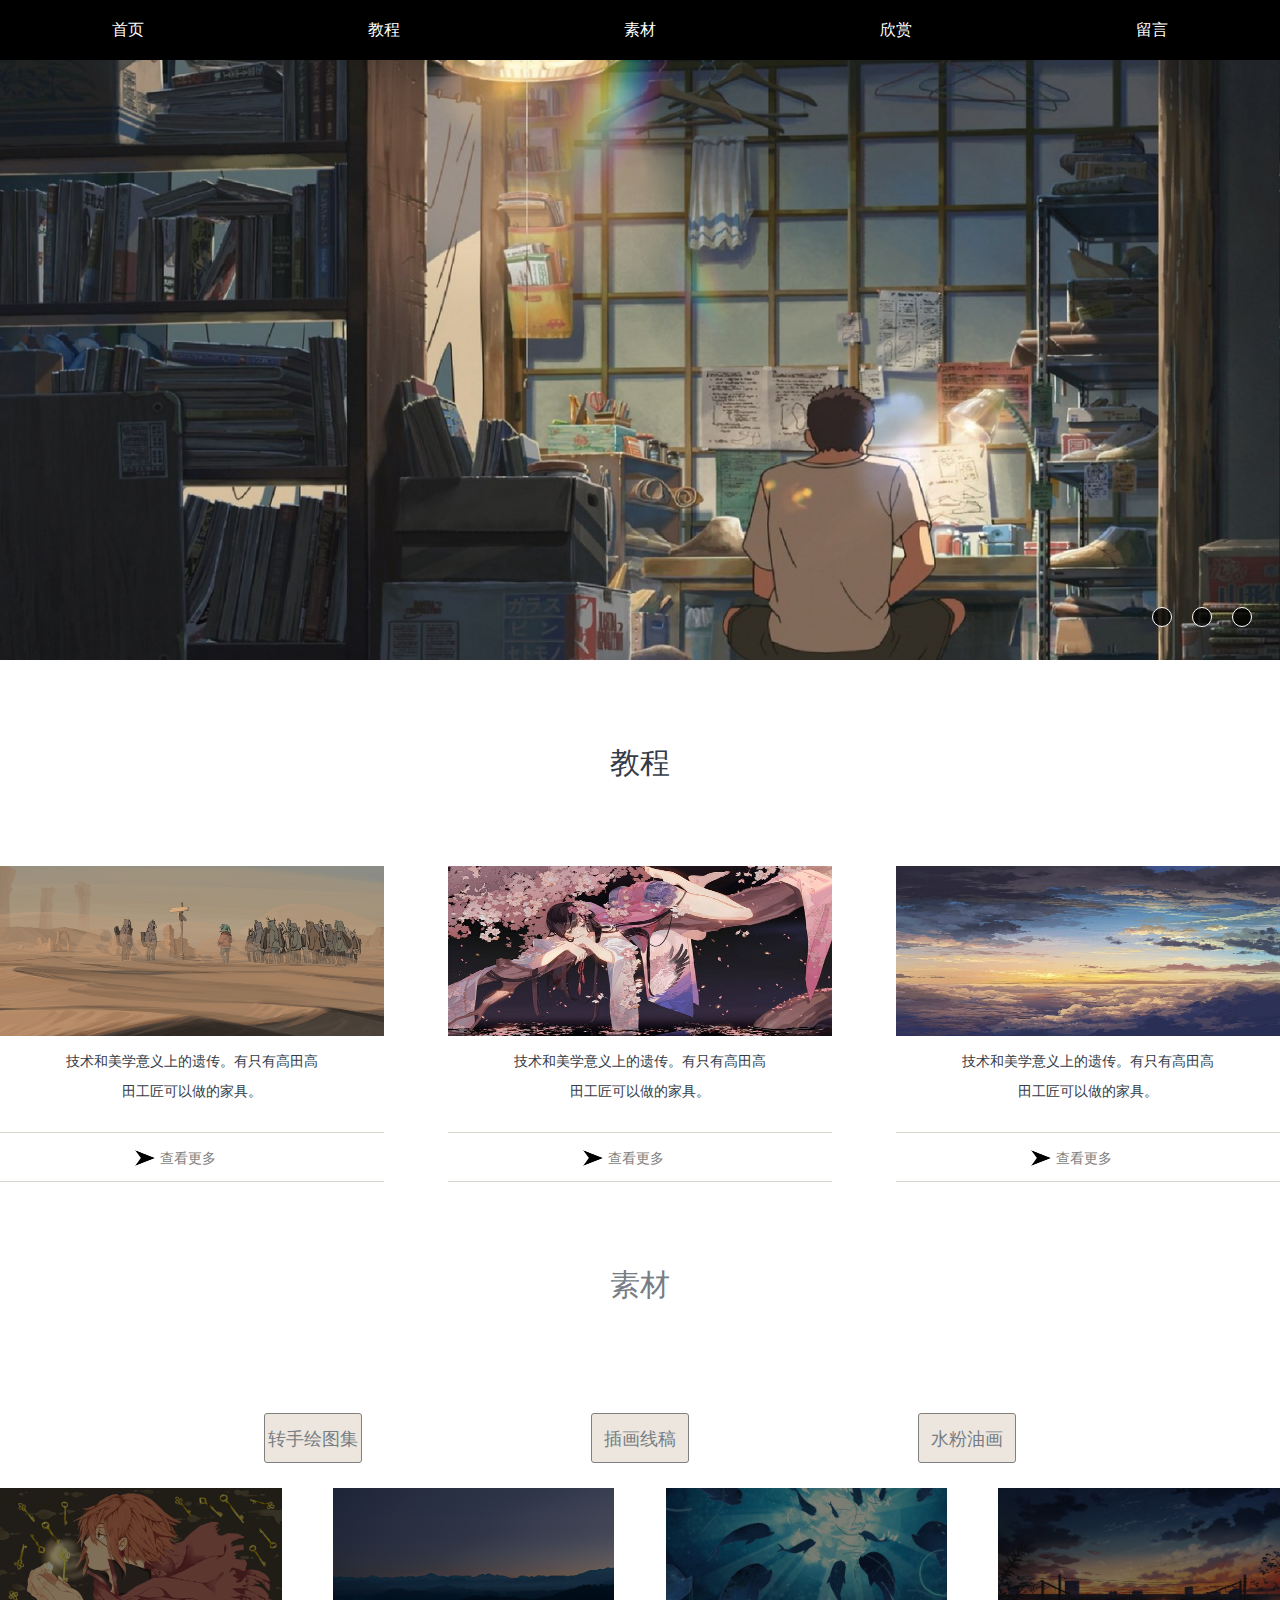
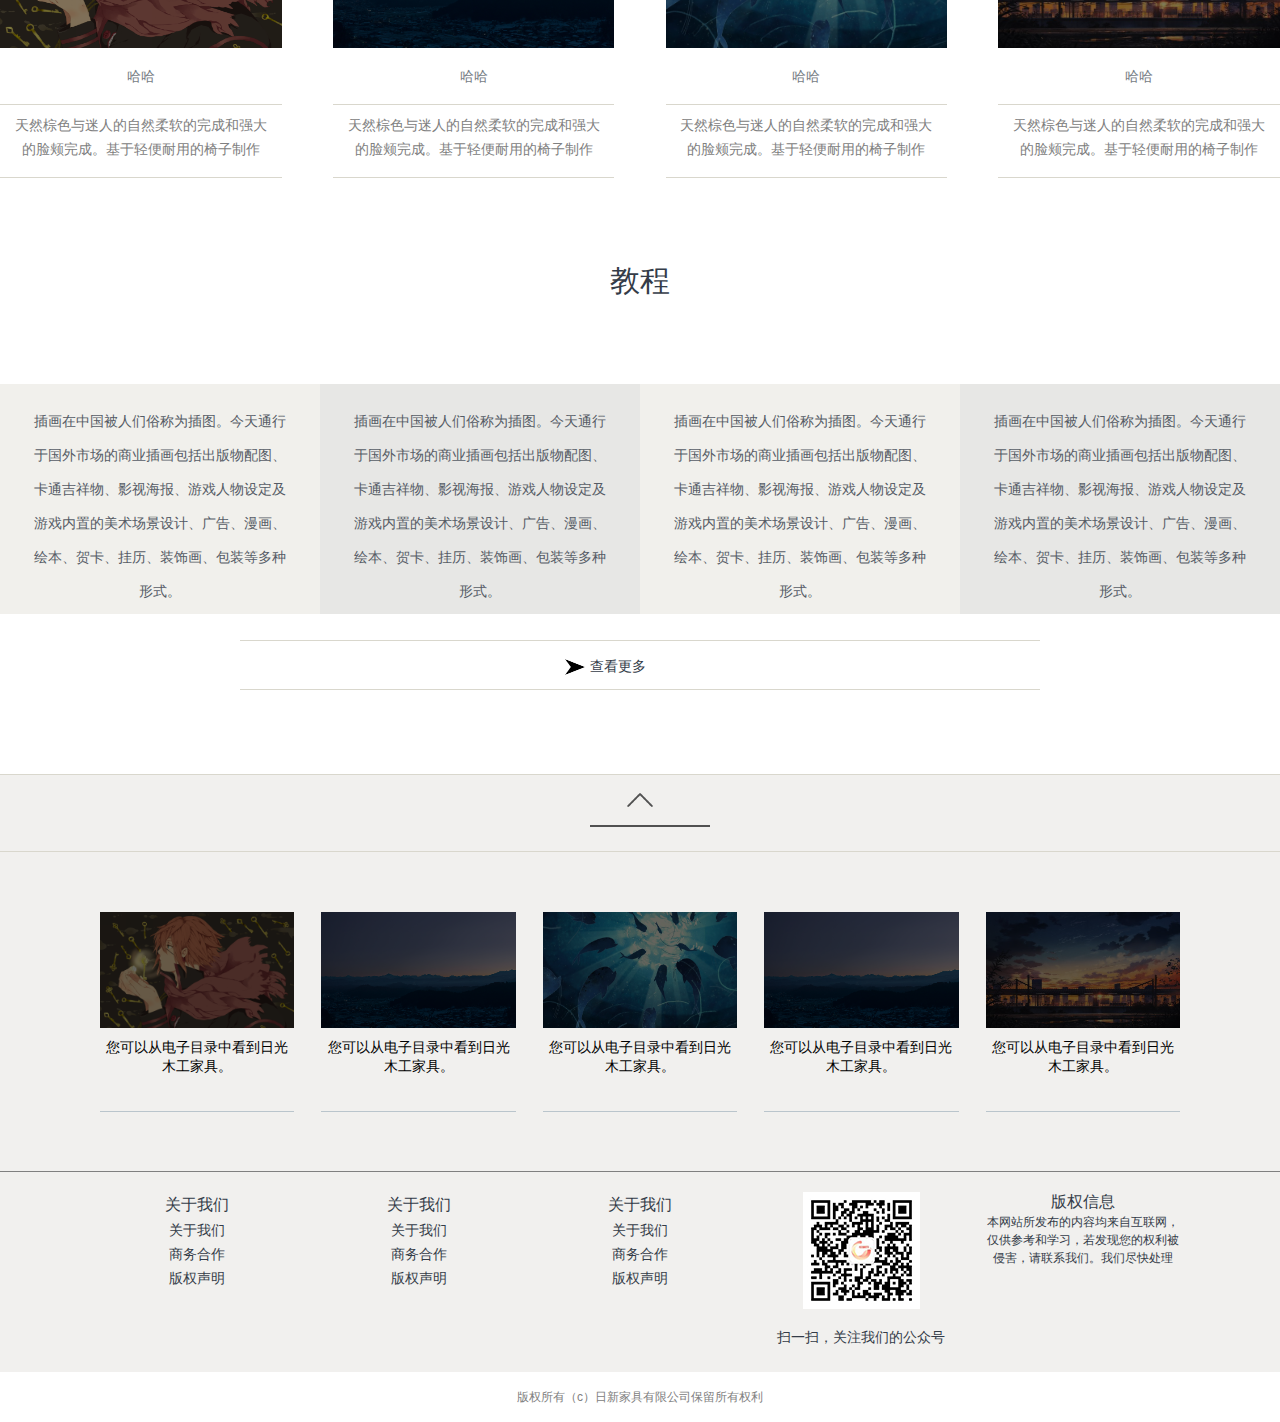
<file: 1/index.html>
<!DOCTYPE html>
<html lang="en">
<head>
	<meta charset="UTF-8">
	<title>Document</title>
	<link rel="stylesheet" href="css/index.css">
	<script src="js/jquery-3.2.1.js"></script>
	<script src="js/index.js"></script>
</head>
<body>
<!-- 头部 -->
	<section class="header">
		<ul>
			<li>
				<a href="">首页</a></li>
			<li>
				<a href="jiaocheng.html">教程</a></li>
			<li>
				<a href="sucai.html">素材</a></li>
			<li>
				<a href="xinjian.html">欣赏</a></li>
			<li>
				<a href="message.html">留言</a></li>
		</ul>
	</section>
<!-- 轮播图 -->
	<section class="banner">
		<ul class="bannertu">
			<li style="left: 0"><img src="img/banner2.jpg" alt=""></li>
			<li><img src="img/banner3.jpeg" alt=""></li>
			<li><img src="img/banner1.jpg" alt=""></li>
		</ul>
		<ul class="btn">
			<li></li>
			<li></li>
			<li></li>
		</ul>
	</section>
<!-- 内容1 -->
	<section class="content1">
		<div class="c-Tit">教程</div>
		<ul class="c1-tu">
			<li>
				<div class="c1-tu-top">
					<div class="zhe">
						美丽的插画<br>
						敬请期待
					</div>
					<div class="imgk">
						<img src="img/1-1.png" alt="">
					</div>
				</div>
				<div class="c1-tu-center">
					<span>技术和美学意义上的遗传。有只有高田高田工匠可以做的家具。</span>
				</div>
				<a href="" class="c1-tu-bottom">
					<img src="img/右箭头.png" alt="" class="youJ">
					<span>查看更多</span>
				</a>
			</li>
			<li>
				<div class="c1-tu-top">
					<div class="zhe">
						美丽的插画<br>
						敬请期待
					</div>
					<div class="imgk">
						<img src="img/1-2.jpg" alt="">
					</div>
				</div>
				<div class="c1-tu-center">
					<span>技术和美学意义上的遗传。有只有高田高田工匠可以做的家具。</span>
				</div>
				<a href="" class="c1-tu-bottom">
					<img src="img/右箭头.png" alt="" class="youJ">
					<span>查看更多</span>
				</a>
			</li>
			<li>
				<div class="c1-tu-top">
					<div class="zhe">
						美丽的插画<br>
						敬请期待
					</div>
					<div class="imgk">
						<img src="img/1-3.jpg" alt="">
					</div>
				</div>
				<div class="c1-tu-center">
					<span>技术和美学意义上的遗传。有只有高田高田工匠可以做的家具。</span>
				</div>
				<a href="" class="c1-tu-bottom">
					<img src="img/右箭头.png" alt="" class="youJ">
					<span>查看更多</span>
				</a>
			</li>
		</ul>
	</section>
<!-- 内容2 -->
	<section class="content2">
		<div class="c-Tit">素材</div>
		<ul class="c2-top">
			<li>转手绘图集</li>
			<li>插画线稿</li>
			<li>水粉油画</li>
		</ul>
		<ul class="c2-center1">
			<li>
				<div class="imgk">
					<div class="zhe"></div>
					<img src="img/2-1.jpg" alt="">
				</div>
				<span>哈哈</span>
				<a href="" class="c2-center-bottom">天然棕色与迷人的自然柔软的完成和强大的脸颊完成。基于轻便耐用的椅子制作</a>
			</li>
			<li>
				<div class="imgk">
					<div class="zhe"></div>
					<img src="img/banner1.jpg" alt="">
				</div>
				<span>哈哈</span>
				<a href="" class="c2-center-bottom">天然棕色与迷人的自然柔软的完成和强大的脸颊完成。基于轻便耐用的椅子制作</a>
			</li>
			<li>
				<div class="imgk">
					<div class="zhe"></div>
					<img src="img/2-2.jpeg" alt="">
				</div>
				<span>哈哈</span>
				<a href="" class="c2-center-bottom">天然棕色与迷人的自然柔软的完成和强大的脸颊完成。基于轻便耐用的椅子制作</a>
			</li>
			<li>
				<div class="imgk">
					<div class="zhe"></div>
					<img src="img/2-3.jpg" alt="">
				</div>
				<span>哈哈</span>
				<a href="" class="c2-center-bottom">天然棕色与迷人的自然柔软的完成和强大的脸颊完成。基于轻便耐用的椅子制作</a>
			</li>
		</ul>
		<!-- <ul class="c2-center2">
			<li>
				<div class="imgk"></div>
				<span>哈哈</span>
			</li>
			<li>
				<div class="imgk"></div>
				<span>哈哈</span>
			</li>
			<li>
				<div class="imgk"></div>
				<span>哈哈</span>
			</li>
			<li>
				<div class="imgk"></div>
				<span>哈哈</span>
			</li>
			<li>
				<div class="imgk"></div>
				<span>哈哈</span>
			</li>
		</ul> -->
	</section>
<!-- 内容3 -->
	<section class="content3">
		<div class="c-Tit">教程</div>
		<ul class="c3-top">
			<li>插画在中国被人们俗称为插图。今天通行于国外市场的商业插画包括出版物配图、卡通吉祥物、影视海报、游戏人物设定及游戏内置的美术场景设计、广告、漫画、绘本、贺卡、挂历、装饰画、包装等多种形式。</li>
			<li>插画在中国被人们俗称为插图。今天通行于国外市场的商业插画包括出版物配图、卡通吉祥物、影视海报、游戏人物设定及游戏内置的美术场景设计、广告、漫画、绘本、贺卡、挂历、装饰画、包装等多种形式。</li>
			<li>插画在中国被人们俗称为插图。今天通行于国外市场的商业插画包括出版物配图、卡通吉祥物、影视海报、游戏人物设定及游戏内置的美术场景设计、广告、漫画、绘本、贺卡、挂历、装饰画、包装等多种形式。</li>
			<li>插画在中国被人们俗称为插图。今天通行于国外市场的商业插画包括出版物配图、卡通吉祥物、影视海报、游戏人物设定及游戏内置的美术场景设计、广告、漫画、绘本、贺卡、挂历、装饰画、包装等多种形式。</li>
		</ul>
		<a href="" class="c3-bottom">
			<img src="img/右箭头.png" alt="" class="youJ">
			<span>查看更多</span>
		</a>
	</section>
<!-- 内容4 -->
	<section class="content4">
		<div class="c4-top">
			<div class="imgk">
				<img src="img/箭头 上.png" alt="">
				<img src="img/箭头 上.png" alt="">
				<hr>
			</div>
		</div>
		<div class="c4-bottom">
			<a href="">
				<div class="zhe"></div>
				<div class="imgk">
					<img src="img/2-1.jpg" alt="">
				</div>
				<span class="a">您可以从电子目录中看到日光木工家具。</span>
			</a>
			<a href="">
				<div class="zhe"></div>
				<div class="imgk">
					<img src="img/banner1.jpg" alt="">
				</div>
				<span class="a">您可以从电子目录中看到日光木工家具。</span>
			</a>
			<a href="">
				<div class="zhe"></div>
				<div class="imgk">
					<img src="img/2-2.jpeg" alt="">
				</div>
				<span class="a">您可以从电子目录中看到日光木工家具。</span>
			</a>
			<a href="">
				<div class="zhe"></div>
				<div class="imgk">
					<img src="img/banner1.jpg" alt="">
				</div>
				<span class="a">您可以从电子目录中看到日光木工家具。</span>
			</a>
			<a href="">
				<div class="zhe"></div>
				<div class="imgk">
					<img src="img/2-3.jpg" alt="">
				</div>
				<span class="a">您可以从电子目录中看到日光木工家具。</span>
			</a>
		</div>
	</section>
<!-- 内容5 -->
	<section class="content5">
		<ul>
			<li>
				<a href="">关于我们</a>
				<a href="">关于我们</a>
				<a href="">商务合作</a>
				<a href="">版权声明</a>
			</li>
			<li>
				<a href="">关于我们</a>
				<a href="">关于我们</a>
				<a href="">商务合作</a>
				<a href="">版权声明</a>
			</li>
			<li>
				<a href="">关于我们</a>
				<a href="">关于我们</a>
				<a href="">商务合作</a>
				<a href="">版权声明</a>
			</li>
			<li>
				<div class="imgk">
					<img src="img/erweima.jpg" alt="">
				</div>
				<span>扫一扫，关注我们的公众号</span>
			</li>
			<li>
				<span>版权信息</span>
				<span>本网站所发布的内容均来自互联网，仅供参考和学习，若发现您的权利被侵害，请联系我们。我们尽快处理</span>
			</li>
		</ul>
	</section>
<!-- 底部 -->
	<section class="bottom">版权所有（c）日新家具有限公司保留所有权利</section>
</body>
</html>
</file>
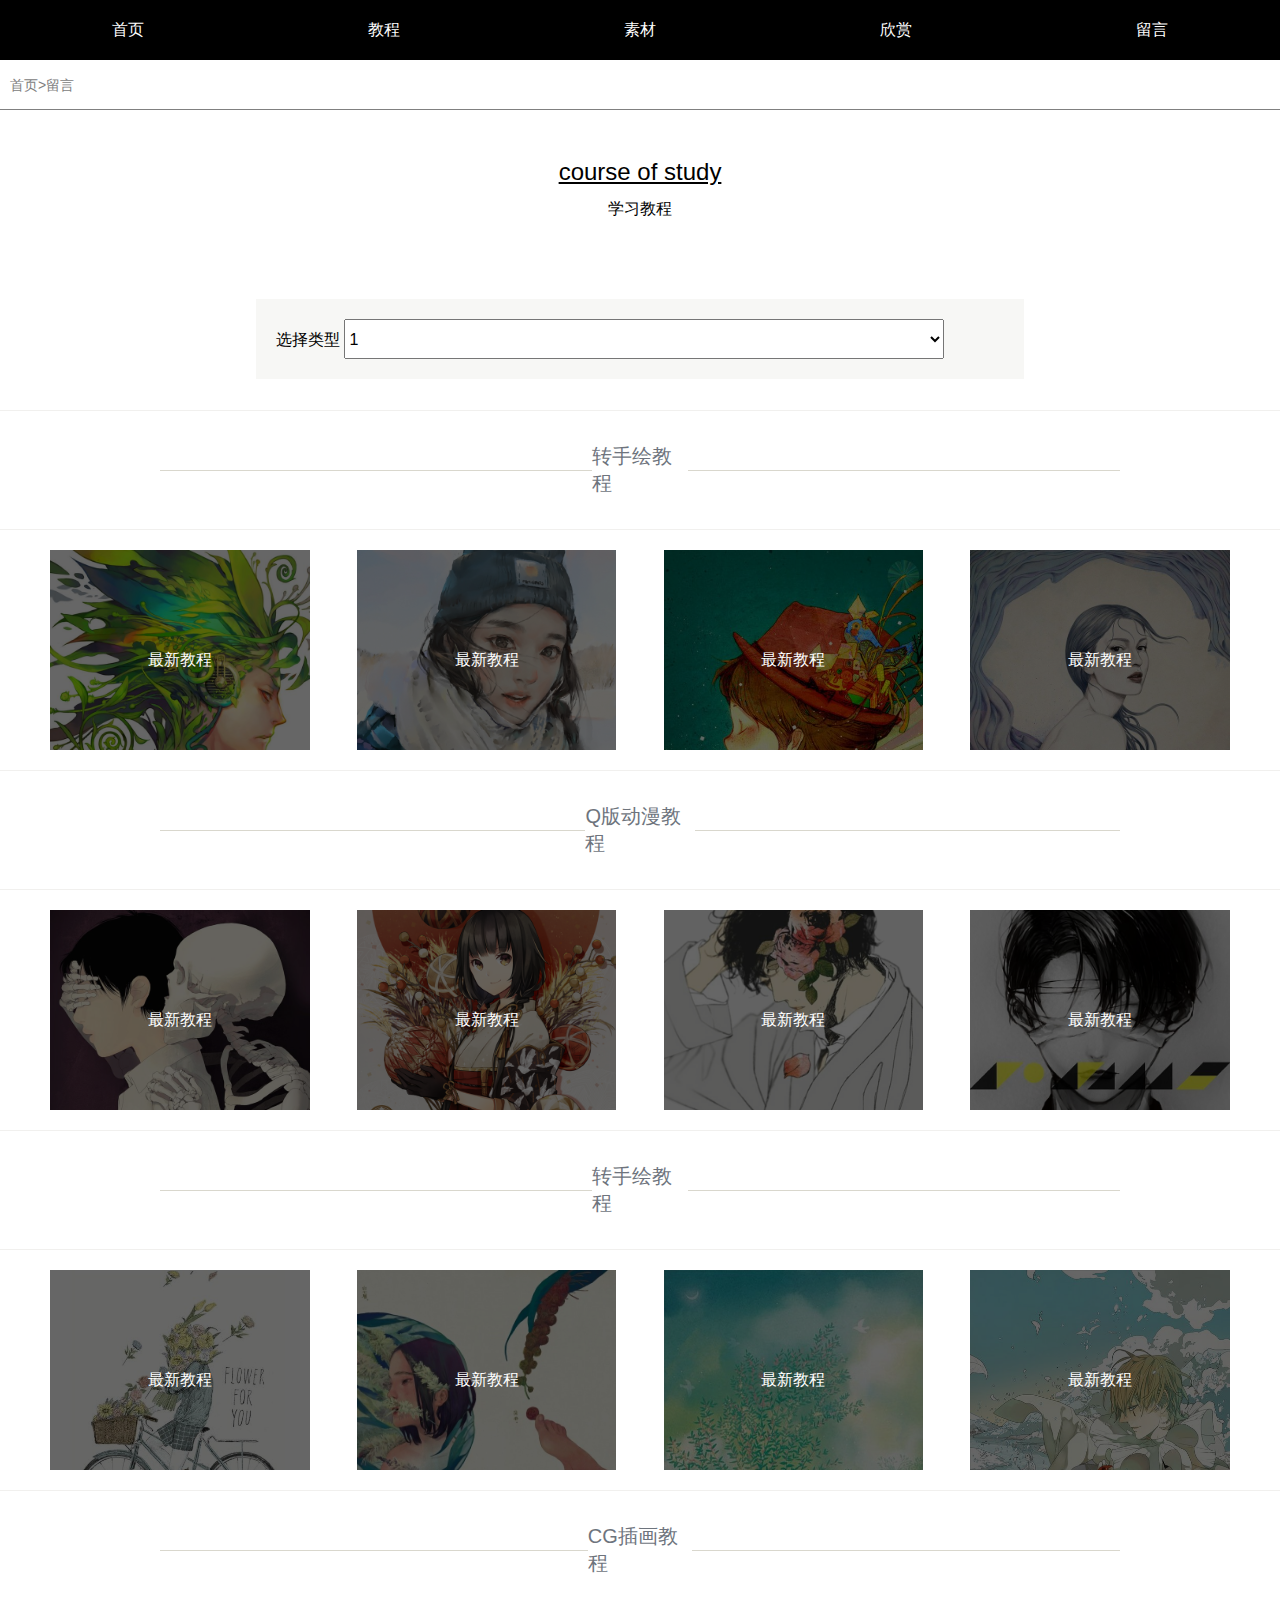
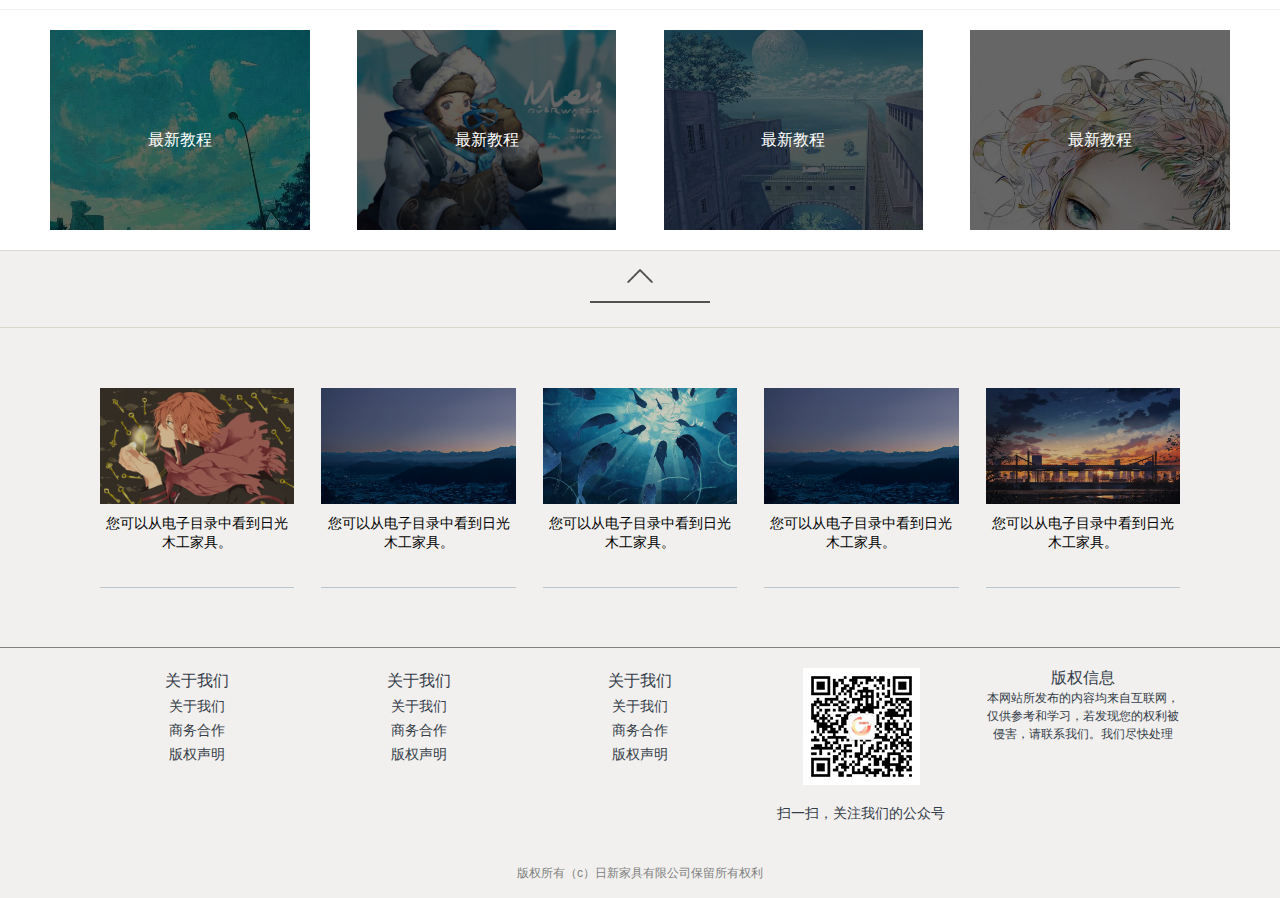
<file: 1/jiaocheng.html>
<!DOCTYPE html>
<html lang="en">
<head>
	<meta charset="UTF-8">
	<title>Document</title>
	<link rel="stylesheet" href="css/jiaocheng.css">
	<script src="js/jquery-3.2.1.js"></script>
	<script src="js/index.js"></script>

</head>
<body>
<!-- 头部 -->
	<section class="header">
		<ul>
			<li>
				<a href="index.html">首页</a></li>
			<li>
				<a href="jiaocheng.html">教程</a></li>
			<li>
				<a href="sucai.html">素材</a></li>
			<li>
				<a href="xinjian.html">欣赏</a></li>
			<li>
				<a href="message.html">留言</a></li>
		</ul>
	</section>
	<div class="kuai"></div>
<!-- 头部 -->
	<section class="top">
		首页>留言
	</section>
<!-- 中部 -->
	<section class="center">
		<div class="center-top">
			<span>course of study</span>
			<span>学习教程</span>
		</div>
		<div class="center-bottom">
			<span>选择类型</span>
			<select name="" id="">
				<option value="">1</option>
				<option value="">2</option>
				<option value="">3</option>
				
			</select>
		</div>
	</section>
<!-- 内容1 -->
	<section class="content1">
		<div class="c1-top">
			<hr>
			<span>转手绘教程</span>
			<hr>
		</div>
		<ul class="c1-bottom">
			<li>
				<div class="zhe">
					<span>最新教程</span>
					<img src="img/jiaocheng/播放.png" alt="">
				</div>
				<div class="imgk">
					<img src="img/jiaocheng/1.jpg" alt="">
				</div>
			</li>
			<li>
				<div class="zhe">
					<span>最新教程</span>
					<img src="img/jiaocheng/播放.png" alt="">
				</div>
				<div class="imgk">
					<img src="img/jiaocheng/10.jpg" alt="">
				</div>
			</li>
			<li>
				<div class="zhe">
					<span>最新教程</span>
					<img src="img/jiaocheng/播放.png" alt="">
				</div>
				<div class="imgk">
					<img src="img/jiaocheng/11.jpg" alt="">
				</div>
			</li>
			<li>
				<div class="zhe">
					<span>最新教程</span>
					<img src="img/jiaocheng/播放.png" alt="">
				</div>
				<div class="imgk">
					<img src="img/jiaocheng/12.jpg" alt="">
				</div>
			</li>
		</ul>
	</section>
<!-- 内容2 -->
	<section class="content1">
		<div class="c1-top">
			<hr>
			<span>Q版动漫教程</span>
			<hr>
		</div>
		<ul class="c1-bottom">
			<li>
				<div class="zhe">
					<span>最新教程</span>
					<img src="img/jiaocheng/播放.png" alt="">
				</div>
				<div class="imgk">
					<img src="img/jiaocheng/2.jpg" alt="">
				</div>
			</li>
			<li>
				<div class="zhe">
					<span>最新教程</span>
					<img src="img/jiaocheng/播放.png" alt="">
				</div>
				<div class="imgk">
					<img src="img/jiaocheng/3.png" alt="">
				</div>
			</li>
			<li>
				<div class="zhe">
					<span>最新教程</span>
					<img src="img/jiaocheng/播放.png" alt="">
				</div>
				<div class="imgk">
					<img src="img/jiaocheng/4.jpg" alt="">
				</div>
			</li>
			<li>
				<div class="zhe">
					<span>最新教程</span>
					<img src="img/jiaocheng/播放.png" alt="">
				</div>
				<div class="imgk">
					<img src="img/jiaocheng/5.jpg" alt="">
				</div>
			</li>
		</ul>
	</section>
<!-- 内容3 -->
	<section class="content1">
		<div class="c1-top">
			<hr>
			<span>转手绘教程</span>
			<hr>
		</div>
		<ul class="c1-bottom">
			<li>
				<div class="zhe">
					<span>最新教程</span>
					<img src="img/jiaocheng/播放.png" alt="">
				</div>
				<div class="imgk">
					<img src="img/jiaocheng/6.jpg" alt="">
				</div>
			</li>
			<li>
				<div class="zhe">
					<span>最新教程</span>
					<img src="img/jiaocheng/播放.png" alt="">
				</div>
				<div class="imgk">
					<img src="img/jiaocheng/13.jpg" alt="">
				</div>
			</li>
			<li>
				<div class="zhe">
					<span>最新教程</span>
					<img src="img/jiaocheng/播放.png" alt="">
				</div>
				<div class="imgk">
					<img src="img/jiaocheng/14.jpg" alt="">
				</div>
			</li>
			<li>
				<div class="zhe">
					<span>最新教程</span>
					<img src="img/jiaocheng/播放.png" alt="">
				</div>
				<div class="imgk">
					<img src="img/jiaocheng/15.jpg" alt="">
				</div>
			</li>
		</ul>
	</section>
<!-- 内容3 -->
	<section class="content1">
		<div class="c1-top">
			<hr>
			<span>CG插画教程</span>
			<hr>
		</div>
		<ul class="c1-bottom">
			<li>
				<div class="zhe">
					<span>最新教程</span>
					<img src="img/jiaocheng/播放.png" alt="">
				</div>
				<div class="imgk">
					<img src="img/jiaocheng/16.jpg" alt="">
				</div>
			</li>
			<li>
				<div class="zhe">
					<span>最新教程</span>
					<img src="img/jiaocheng/播放.png" alt="">
				</div>
				<div class="imgk">
					<img src="img/jiaocheng/17.jpg" alt="">
				</div>
			</li>
			<li>
				<div class="zhe">
					<span>最新教程</span>
					<img src="img/jiaocheng/播放.png" alt="">
				</div>
				<div class="imgk">
					<img src="img/jiaocheng/18.jpg" alt="">
				</div>
			</li>
			<li>
				<div class="zhe">
					<span>最新教程</span>
					<img src="img/jiaocheng/播放.png" alt="">
				</div>
				<div class="imgk">
					<img src="img/jiaocheng/19.jpg" alt="">
				</div>
			</li>
		</ul>
	</section>
<!-- 内容4 -->
	<section class="content4">
		<div class="c4-top">
			<div class="imgk">
				<img src="img/箭头 上.png" alt="">
				<img src="img/箭头 上.png" alt="">
				<hr>
			</div>
		</div>
		<div class="c4-bottom">
			<a href="">
				<div class="zhe"></div>
				<div class="imgk">
					<img src="img/2-1.jpg" alt="">
				</div>
				<span class="a">您可以从电子目录中看到日光木工家具。</span>
			</a>
			<a href="">
				<div class="zhe"></div>
				<div class="imgk">
					<img src="img/banner1.jpg" alt="">
				</div>
				<span class="a">您可以从电子目录中看到日光木工家具。</span>
			</a>
			<a href="">
				<div class="zhe"></div>
				<div class="imgk">
					<img src="img/2-2.jpeg" alt="">
				</div>
				<span class="a">您可以从电子目录中看到日光木工家具。</span>
			</a>
			<a href="">
				<div class="zhe"></div>
				<div class="imgk">
					<img src="img/banner1.jpg" alt="">
				</div>
				<span class="a">您可以从电子目录中看到日光木工家具。</span>
			</a>
			<a href="">
				<div class="zhe"></div>
				<div class="imgk">
					<img src="img/2-3.jpg" alt="">
				</div>
				<span class="a">您可以从电子目录中看到日光木工家具。</span>
			</a>
		</div>
	</section>
<!-- 内容5 -->
	<section class="content5">
		<ul>
			<li>
				<a href="">关于我们</a>
				<a href="">关于我们</a>
				<a href="">商务合作</a>
				<a href="">版权声明</a>
			</li>
			<li>
				<a href="">关于我们</a>
				<a href="">关于我们</a>
				<a href="">商务合作</a>
				<a href="">版权声明</a>
			</li>
			<li>
				<a href="">关于我们</a>
				<a href="">关于我们</a>
				<a href="">商务合作</a>
				<a href="">版权声明</a>
			</li>
			<li>
				<div class="imgk">
					<img src="img/erweima.jpg" alt="">
				</div>
				<span>扫一扫，关注我们的公众号</span>
			</li>
			<li>
				<span>版权信息</span>
				<span>本网站所发布的内容均来自互联网，仅供参考和学习，若发现您的权利被侵害，请联系我们。我们尽快处理</span>
			</li>
		</ul>
	</section>
<!-- 底部 -->
	<section class="bottom">版权所有（c）日新家具有限公司保留所有权利</section>
</body>
</html>
</file>
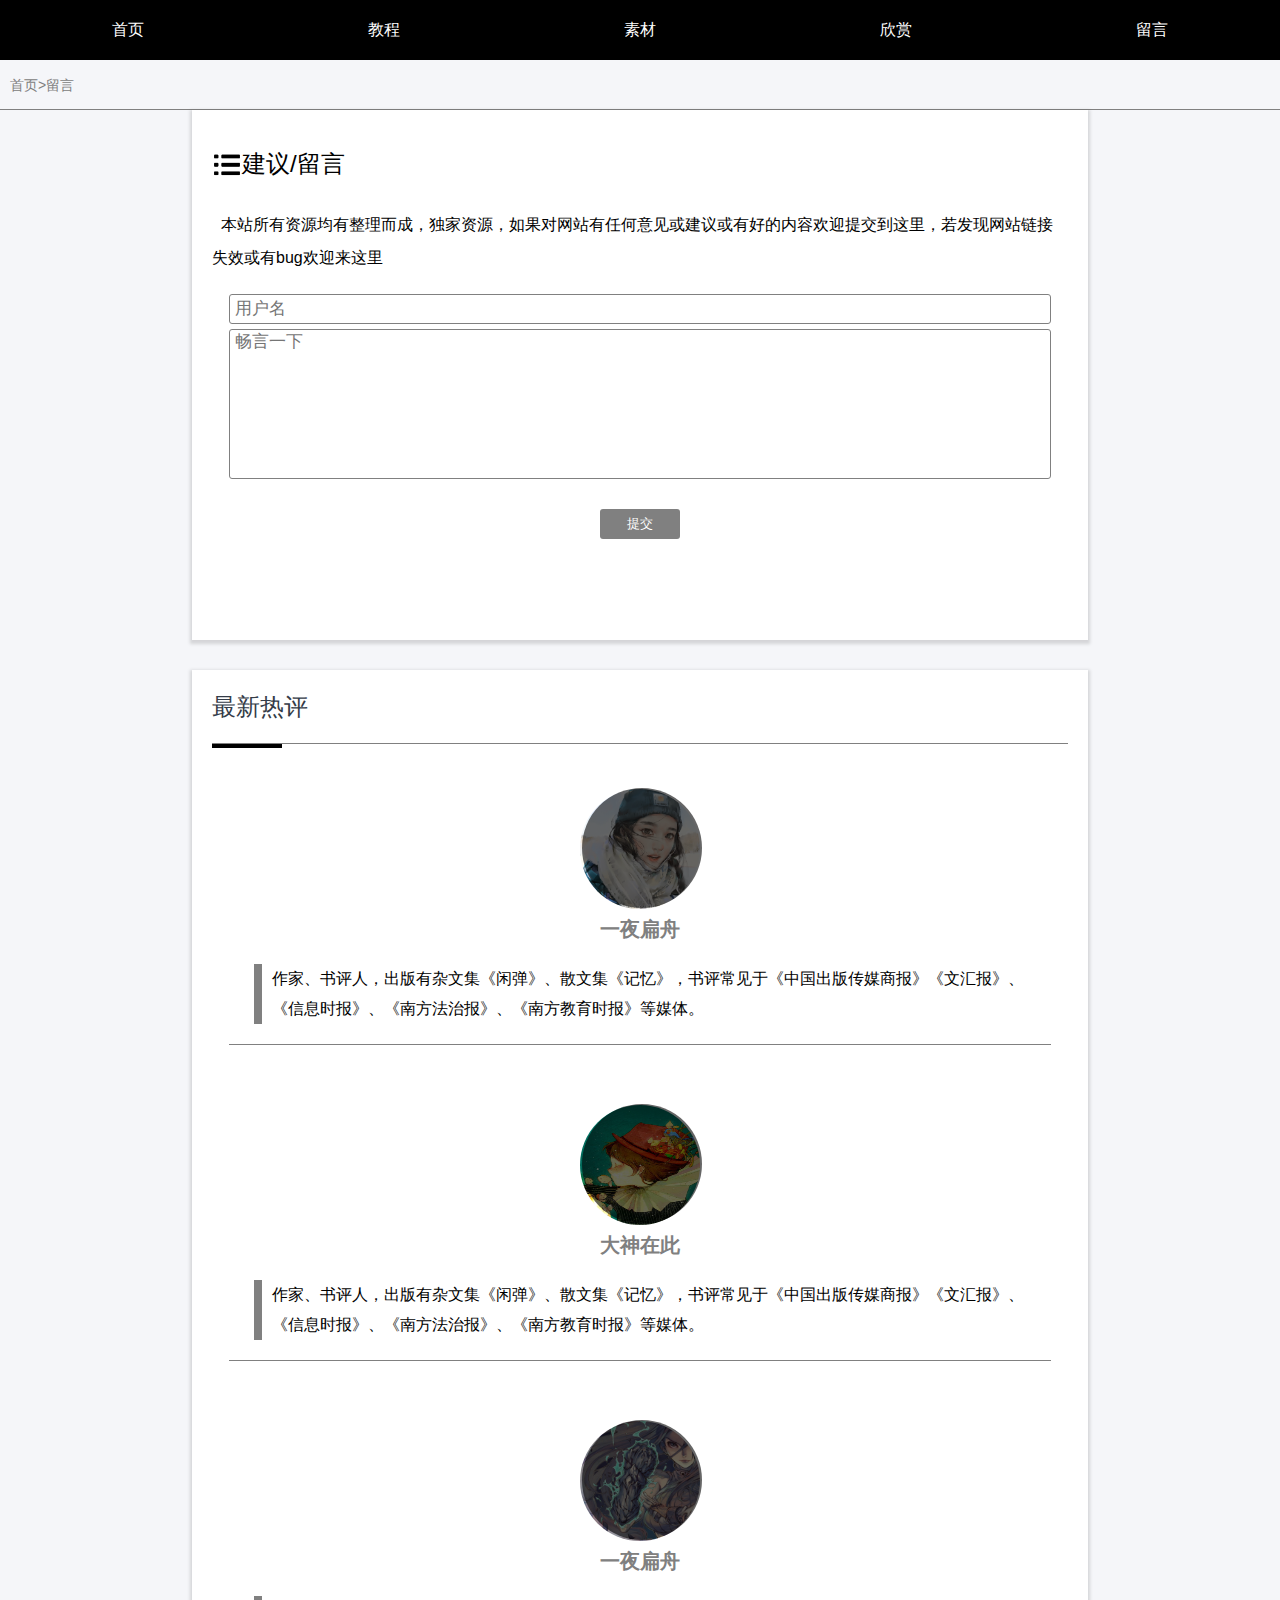
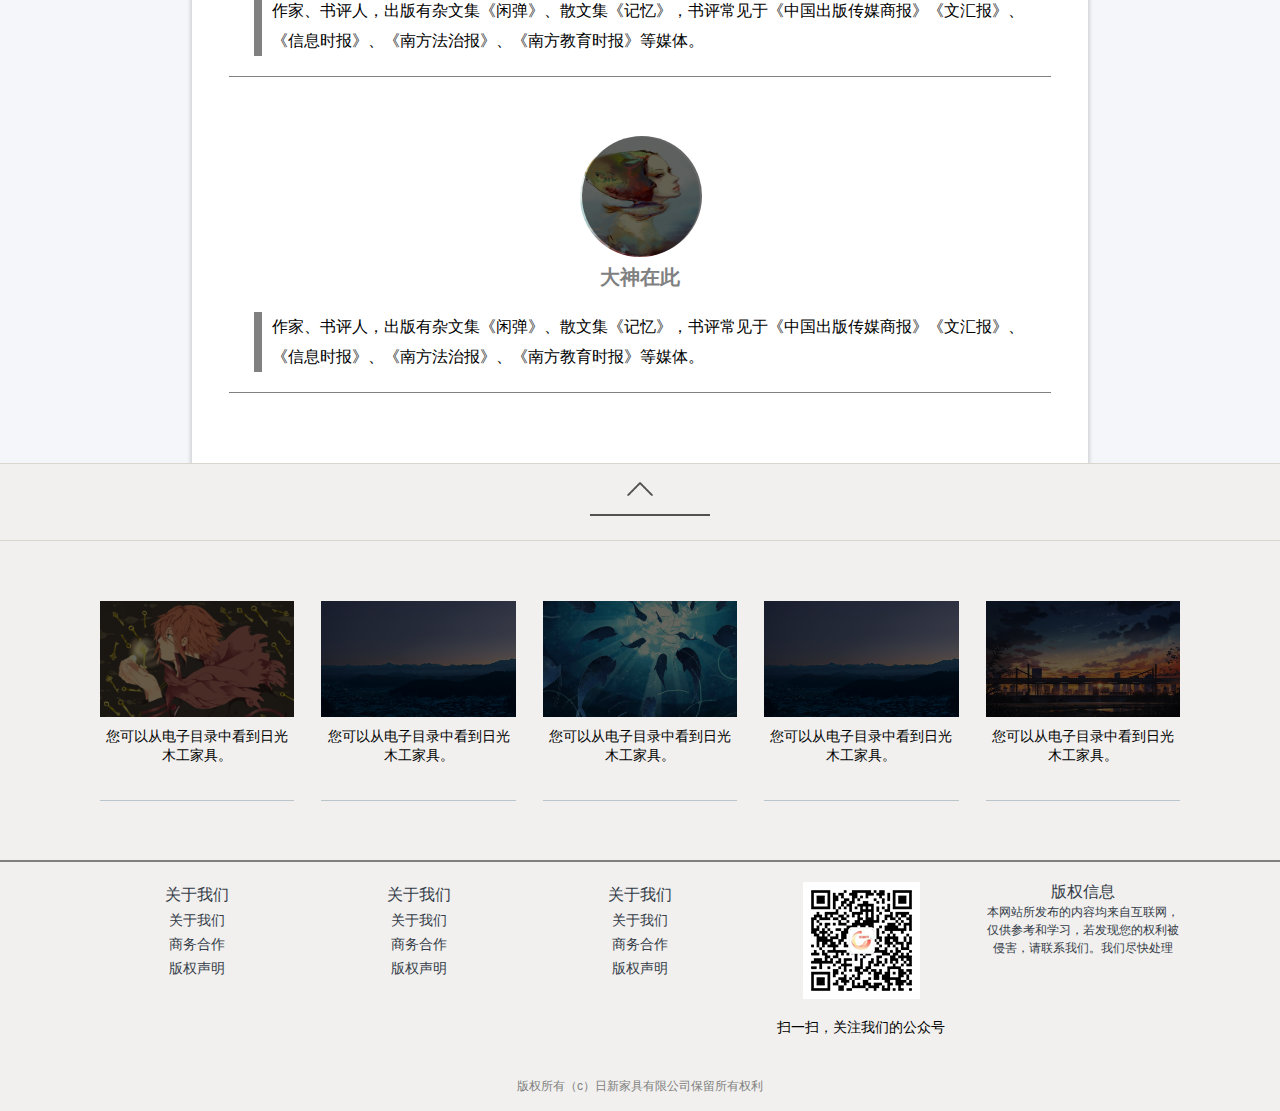
<file: 1/message.html>
<!DOCTYPE html>
<html lang="en">
<head>
	<meta charset="UTF-8">
	<title>Document</title>
	<link rel="stylesheet" href="css/message.css">
</head>
<body>
<!-- 头部 -->
	<section class="header">
		<ul>
			<li>
				<a href="index.html">首页</a></li>
			<li>
				<a href="jiaocheng.html">教程</a></li>
			<li>
				<a href="sucai.html">素材</a></li>
			<li>
				<a href="xinjian.html">欣赏</a></li>
			<li>
				<a href="message.html">留言</a></li>
		</ul>
	</section>
	<div class="kuai"></div>
<!-- 头部 -->
	<section class="top">
		首页>留言
	</section>
<!-- 主体 -->
	<section class="main">
		<div class="one">
			<div class="imgk">
				<img src="img/菜单.png" alt="">
			</div>
			<span>建议/留言</span>
		</div>
		<div class="two">
			<span>&nbsp&nbsp本站所有资源均有整理而成，独家资源，如果对网站有任何意见或建议或有好的内容欢迎提交到这里，若发现网站链接失效或有bug欢迎来这里</span>
		</div>
		<input type="text" placeholder="用户名" value="">
		<textarea name="" id="" cols="30" rows="10" placeholder="畅言一下" class="message"></textarea>
		<button>提交</button>
	</section>
	

	<ul class="lyk">
			<div class="lyk-top">最新热评</div>
			<hr>
			<li class="bottom">
				<div class="zhe"></div>
				<img src="img/jiaocheng/10.jpg" alt="">
				<a href="">一夜扁舟</a>
				<div class="ly">作家、书评人，出版有杂文集《闲弹》、散文集《记忆》，书评常见于《中国出版传媒商报》《文汇报》、《信息时报》、《南方法治报》、《南方教育时报》等媒体。</div>
			</li>
			<li class="bottom">
				<div class="zhe"></div>
				<img src="img/jiaocheng/11.jpg" alt="">
				<a href="">大神在此</a>
				<div class="ly">作家、书评人，出版有杂文集《闲弹》、散文集《记忆》，书评常见于《中国出版传媒商报》《文汇报》、《信息时报》、《南方法治报》、《南方教育时报》等媒体。</div>
			</li>
			<li class="bottom">
				<div class="zhe"></div>
				<img src="img/jiaocheng/7.jpg" alt="">
				<a href="">一夜扁舟</a>
				<div class="ly">作家、书评人，出版有杂文集《闲弹》、散文集《记忆》，书评常见于《中国出版传媒商报》《文汇报》、《信息时报》、《南方法治报》、《南方教育时报》等媒体。</div>
			</li>
			<li class="bottom">
				<div class="zhe"></div>
				<img src="img/jiaocheng/07ae8db9f9b35a79d23a92ad58a86838b26056d82c10b-dZBNZh_fw658.jpg" alt="">
				<a href="">大神在此</a>
				<div class="ly">作家、书评人，出版有杂文集《闲弹》、散文集《记忆》，书评常见于《中国出版传媒商报》《文汇报》、《信息时报》、《南方法治报》、《南方教育时报》等媒体。</div>
			</li>
		</ul>
	<!-- 内容4 -->
	<section class="content4">
		<div class="c4-top">
			<div class="imgk">
				<img src="img/箭头 上.png" alt="">
				<img src="img/箭头 上.png" alt="">
				<hr>
			</div>
		</div>
		<div class="c4-bottom">
			<a href="">
				<div class="zhe"></div>
				<div class="imgk">
					<img src="img/2-1.jpg" alt="">
				</div>
				<span class="a">您可以从电子目录中看到日光木工家具。</span>
			</a>
			<a href="">
				<div class="zhe"></div>
				<div class="imgk">
					<img src="img/banner1.jpg" alt="">
				</div>
				<span class="a">您可以从电子目录中看到日光木工家具。</span>
			</a>
			<a href="">
				<div class="zhe"></div>
				<div class="imgk">
					<img src="img/2-2.jpeg" alt="">
				</div>
				<span class="a">您可以从电子目录中看到日光木工家具。</span>
			</a>
			<a href="">
				<div class="zhe"></div>
				<div class="imgk">
					<img src="img/banner1.jpg" alt="">
				</div>
				<span class="a">您可以从电子目录中看到日光木工家具。</span>
			</a>
			<a href="">
				<div class="zhe"></div>
				<div class="imgk">
					<img src="img/2-3.jpg" alt="">
				</div>
				<span class="a">您可以从电子目录中看到日光木工家具。</span>
			</a>
		</div>
	</section>
	<!-- 内容5 -->
	<section class="content5">
		<ul>
			<li>
				<a href="">关于我们</a>
				<a href="">关于我们</a>
				<a href="">商务合作</a>
				<a href="">版权声明</a>
			</li>
			<li>
				<a href="">关于我们</a>
				<a href="">关于我们</a>
				<a href="">商务合作</a>
				<a href="">版权声明</a>
			</li>
			<li>
				<a href="">关于我们</a>
				<a href="">关于我们</a>
				<a href="">商务合作</a>
				<a href="">版权声明</a>
			</li>
			<li>
				<div class="imgk">
					<img src="img/erweima.jpg" alt="">
				</div>
				<span>扫一扫，关注我们的公众号</span>
			</li>
			<li>
				<span>版权信息</span>
				<span>本网站所发布的内容均来自互联网，仅供参考和学习，若发现您的权利被侵害，请联系我们。我们尽快处理</span>
			</li>
		</ul>
	</section>
<!-- 底部 -->
	<section class="bottom1">版权所有（c）日新家具有限公司保留所有权利</section>
</body>
</html>





<script>
	let message=document.getElementsByClassName("message")[0];
	let button=document.getElementsByTagName("button")[0];
	let name=document.getElementsByTagName("input")[0];
	let lyk=document.getElementsByClassName("lyk")[0];
	message.onkeydown=function(e){
		if(e.keyCode==13){
			// 创建新的留言块
			let bottom=document.createElement("li");
			// 获取留言大框的第一个子元素
			var first=lyk.firstElementChild;
			console.log(first);
			// 获取输入的内容
			let value=message.value;
			let namevalue=name.value;
			bottom.innerHTML=`
				<img src="img/QQ图片20170909170056.jpg" alt="">
				<div class="right">
				<div>${namevalue}</div>
				</div>
				<div class="ly">${value}</div>
			`
			bottom.className="bottom";
			// 清空输入内容
			message.value='';
			name.value='';
			// 将新建的bottom插在最前面
			if(first){
				lyk.insertBefore(bottom,first);
			}else{
				lyk.appendChild(bottom);
			}
		}
		
	}
	HTMLElement.prototype.prepenChild=function(element){
		let first=this.firstElementChild;
		if(first){
			this.insertBefore(element,first)
		}
		else{
			this.appendChild(element);
		}
}

	button.onclick=function(){
		let bottom=document.createElement("li");
		let value=message.value;
		let namevalue=name.value;
		bottom.innerHTML=`
			<img src="img/QQ图片20170909170056.jpg" alt="">
			<div class="right">
			<div>${namevalue}</div>
			</div>
			<div class="ly">${value}</div>
		`
		lyk.prepenChild(bottom);
		bottom.className="bottom";
		message.value='';
		name.value='';
		console.log(value);	
	}
	


</script>
</file>
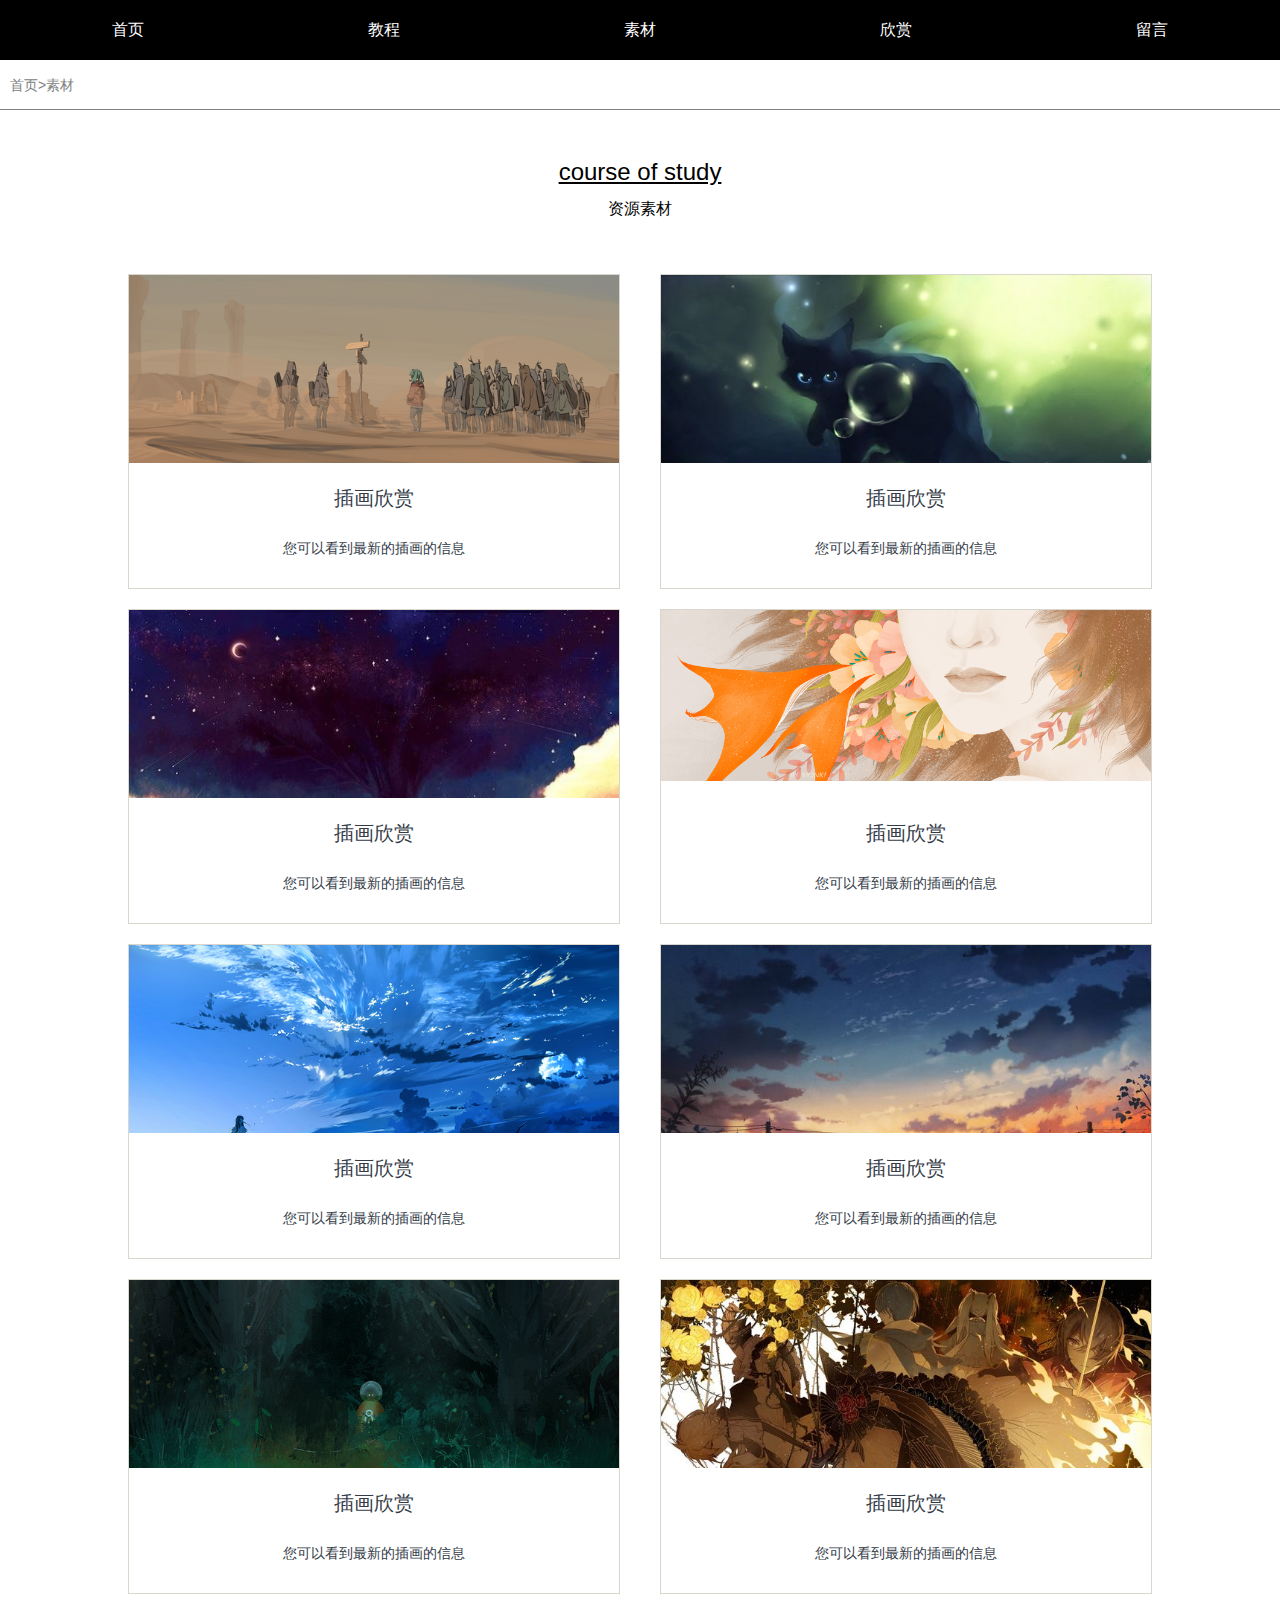
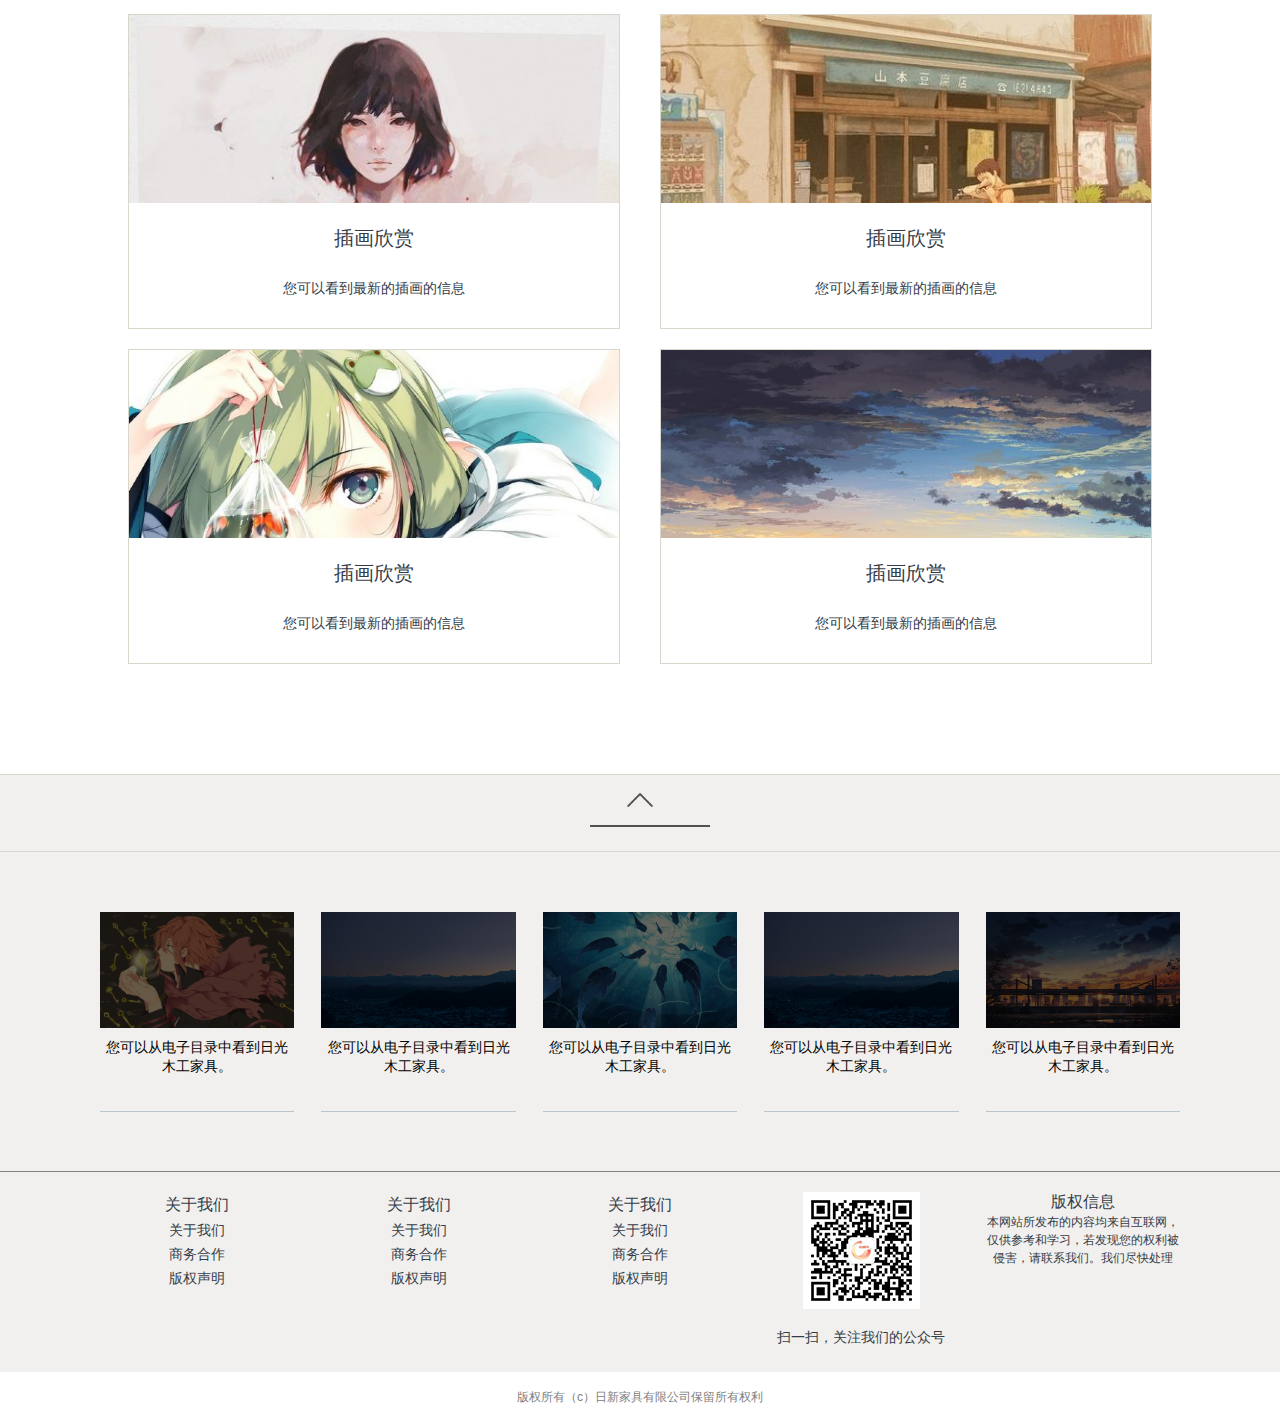
<file: 1/sucai.html>
<!DOCTYPE html>
<html lang="en">
<head>
	<meta charset="UTF-8">
	<title>Document</title>
	<link rel="stylesheet" href="css/sucai.css">
</head>
<body>
<!-- 头部 -->
	<section class="header">
		<ul>
			<li>
				<a href="index.html">首页</a></li>
			<li>
				<a href="jiaocheng.html">教程</a></li>
			<li>
				<a href="sucai.html">素材</a></li>
			<li>
				<a href="xinjian.html">欣赏</a></li>
			<li>
				<a href="message.html">留言</a></li>
		</ul>
	</section>
	<div class="kuai"></div>
<!-- 头部 -->
	<section class="top">
		首页>素材
	</section>
<!-- 中部 -->
	<section class="center">
		<div class="center-top">
			<span>course of study</span>
			<span>资源素材</span>
		</div>
	</section>	
<!-- 内容 -->
	<section class="content">
		<ul>
			<li>
				<div class="imgk">
					<div class="zhe">笔触细腻，大神级别作品</div>
					<img src="img/sucai/1.png" alt="">
				</div>
				<span>插画欣赏</span>
				<span>您可以看到最新的插画的信息</span>
			</li>
			<li>
				<div class="imgk">
					<div class="zhe">笔触细腻，大神级别作品</div>
					<img src="img/sucai/10.jpg" alt="">
				</div>
				<span>插画欣赏</span>
				<span>您可以看到最新的插画的信息</span>
			</li>
			<li>
				<div class="imgk">
					<div class="zhe">笔触细腻，大神级别作品</div>
					<img src="img/sucai/11.jpg" alt="">
				</div>
				<span>插画欣赏</span>
				<span>您可以看到最新的插画的信息</span>
			</li>
			<li>
				<div class="imgk">
					<div class="zhe">笔触细腻，大神级别作品</div>
					<img src="img/sucai/12.jpg" alt="">
				</div>
				<span>插画欣赏</span>
				<span>您可以看到最新的插画的信息</span>
			</li>
			<li>
				<div class="imgk">
					<div class="zhe">笔触细腻，大神级别作品</div>
					<img src="img/sucai/2.png" alt="">
				</div>
				<span>插画欣赏</span>
				<span>您可以看到最新的插画的信息</span>
			</li>
			<li>
				<div class="imgk">
					<div class="zhe">笔触细腻，大神级别作品</div>
					<img src="img/sucai/3.jpg" alt="">
				</div>
				<span>插画欣赏</span>
				<span>您可以看到最新的插画的信息</span>
			</li>
			<li>
				<div class="imgk">
					<div class="zhe">笔触细腻，大神级别作品</div>
					<img src="img/sucai/4.jpg" alt="">
				</div>
				<span>插画欣赏</span>
				<span>您可以看到最新的插画的信息</span>
			</li>
			<li>
				<div class="imgk">
					<div class="zhe">笔触细腻，大神级别作品</div>
					<img src="img/sucai/5.jpg" alt="">
				</div>
				<span>插画欣赏</span>
				<span>您可以看到最新的插画的信息</span>
			</li>
			<li>
				<div class="imgk">
					<div class="zhe">笔触细腻，大神级别作品</div>
					<img src="img/sucai/6.jpg" alt="">
				</div>
				<span>插画欣赏</span>
				<span>您可以看到最新的插画的信息</span>
			</li>
			<li>
				<div class="imgk">
					<div class="zhe">笔触细腻，大神级别作品</div>
					<img src="img/sucai/7.jpg" alt="">
				</div>
				<span>插画欣赏</span>
				<span>您可以看到最新的插画的信息</span>
			</li>
			<li>
				<div class="imgk">
					<div class="zhe">笔触细腻，大神级别作品</div>
					<img src="img/sucai/8.jpg" alt="">
				</div>
				<span>插画欣赏</span>
				<span>您可以看到最新的插画的信息</span>
			</li>
			<li>
				<div class="imgk">
					<div class="zhe">笔触细腻，大神级别作品</div>
					<img src="img/sucai/9.jpg" alt="">
				</div>
				<span>插画欣赏</span>
				<span>您可以看到最新的插画的信息</span>
			</li>
		</ul>
	</section>
<!-- 内容4 -->
	<section class="content4">
		<div class="c4-top">
			<div class="imgk">
				<img src="img/箭头 上.png" alt="">
				<img src="img/箭头 上.png" alt="">
				<hr>
			</div>
		</div>
		<div class="c4-bottom">
			<a href="">
				<div class="zhe"></div>
				<div class="imgk">
					<img src="img/2-1.jpg" alt="">
				</div>
				<span class="a">您可以从电子目录中看到日光木工家具。</span>
			</a>
			<a href="">
				<div class="zhe"></div>
				<div class="imgk">
					<img src="img/banner1.jpg" alt="">
				</div>
				<span class="a">您可以从电子目录中看到日光木工家具。</span>
			</a>
			<a href="">
				<div class="zhe"></div>
				<div class="imgk">
					<img src="img/2-2.jpeg" alt="">
				</div>
				<span class="a">您可以从电子目录中看到日光木工家具。</span>
			</a>
			<a href="">
				<div class="zhe"></div>
				<div class="imgk">
					<img src="img/banner1.jpg" alt="">
				</div>
				<span class="a">您可以从电子目录中看到日光木工家具。</span>
			</a>
			<a href="">
				<div class="zhe"></div>
				<div class="imgk">
					<img src="img/2-3.jpg" alt="">
				</div>
				<span class="a">您可以从电子目录中看到日光木工家具。</span>
			</a>
		</div>
	</section>
<!-- 内容5 -->
	<section class="content5">
		<ul>
			<li>
				<a href="">关于我们</a>
				<a href="">关于我们</a>
				<a href="">商务合作</a>
				<a href="">版权声明</a>
			</li>
			<li>
				<a href="">关于我们</a>
				<a href="">关于我们</a>
				<a href="">商务合作</a>
				<a href="">版权声明</a>
			</li>
			<li>
				<a href="">关于我们</a>
				<a href="">关于我们</a>
				<a href="">商务合作</a>
				<a href="">版权声明</a>
			</li>
			<li>
				<div class="imgk">
					<img src="img/erweima.jpg" alt="">
				</div>
				<span>扫一扫，关注我们的公众号</span>
			</li>
			<li>
				<span>版权信息</span>
				<span>本网站所发布的内容均来自互联网，仅供参考和学习，若发现您的权利被侵害，请联系我们。我们尽快处理</span>
			</li>
		</ul>
	</section>
<!-- 底部 -->
	<section class="bottom">版权所有（c）日新家具有限公司保留所有权利</section>
</body>
</html>
</file>
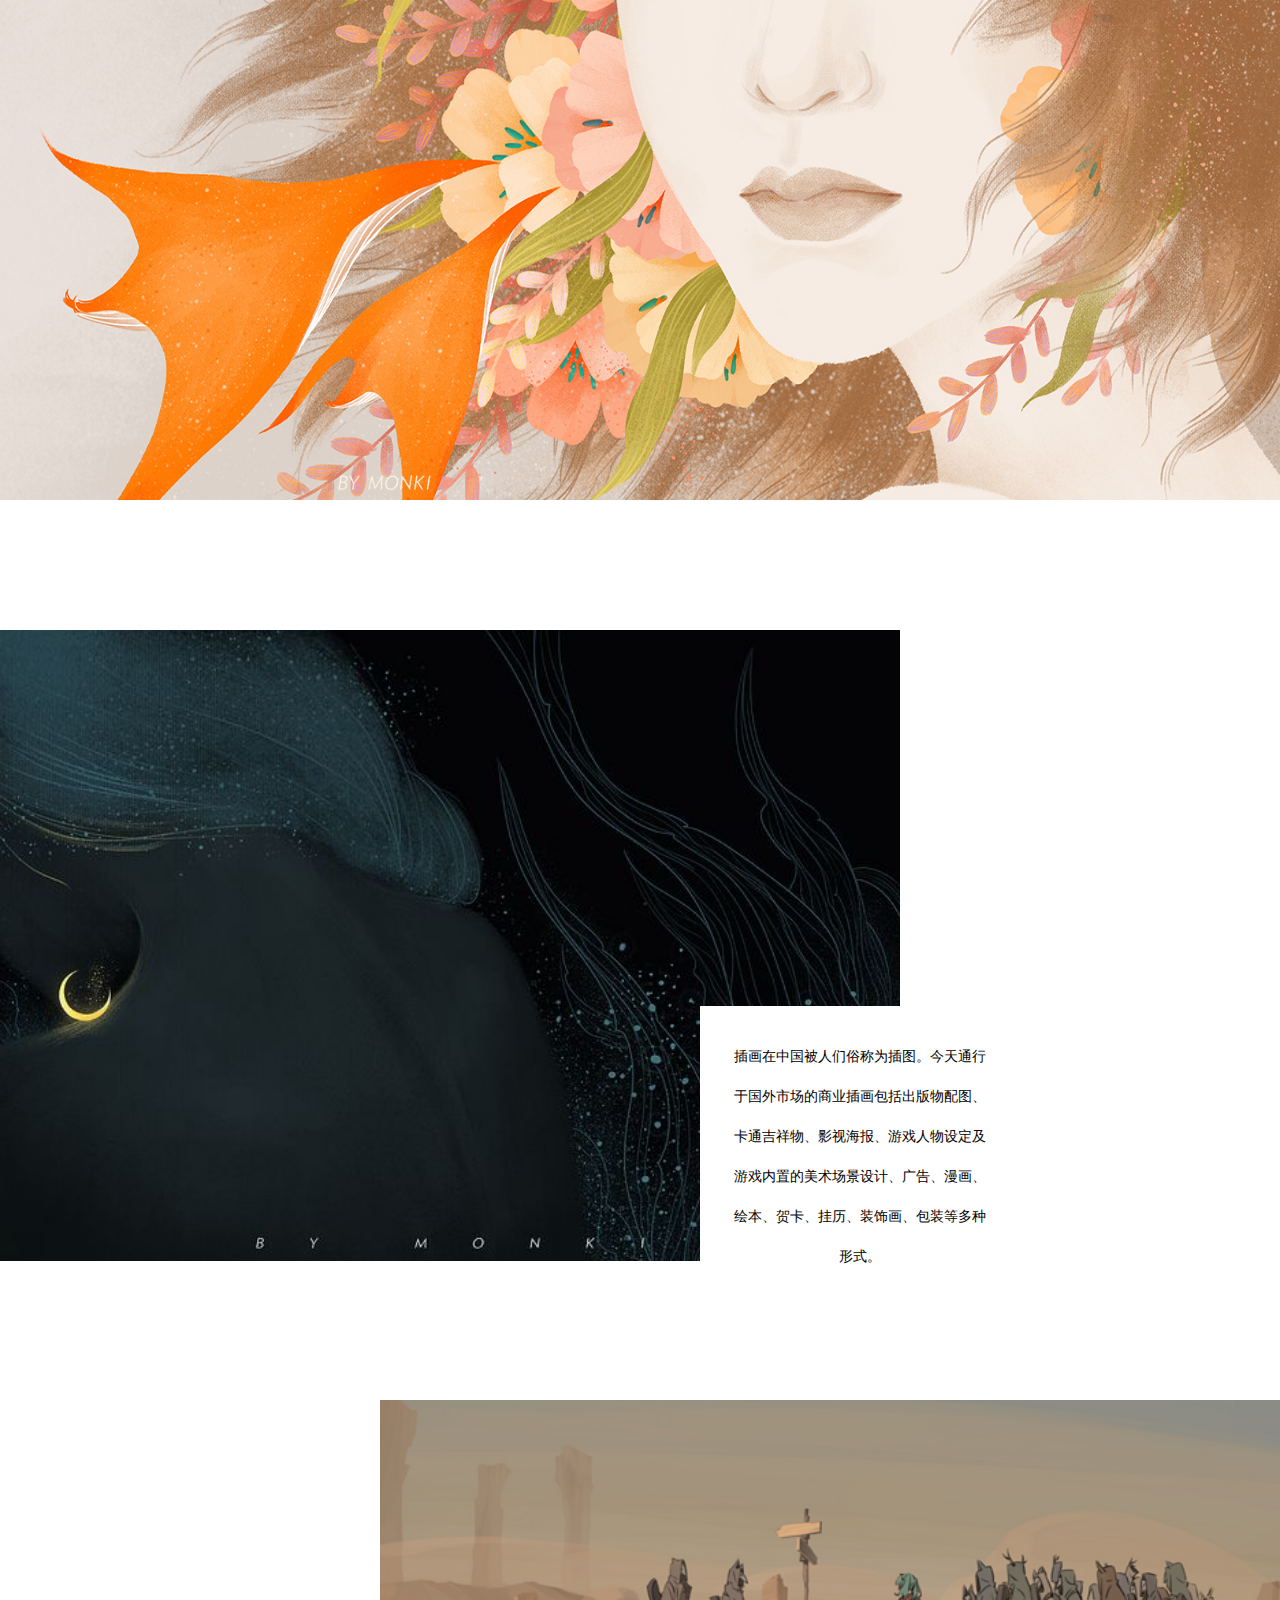
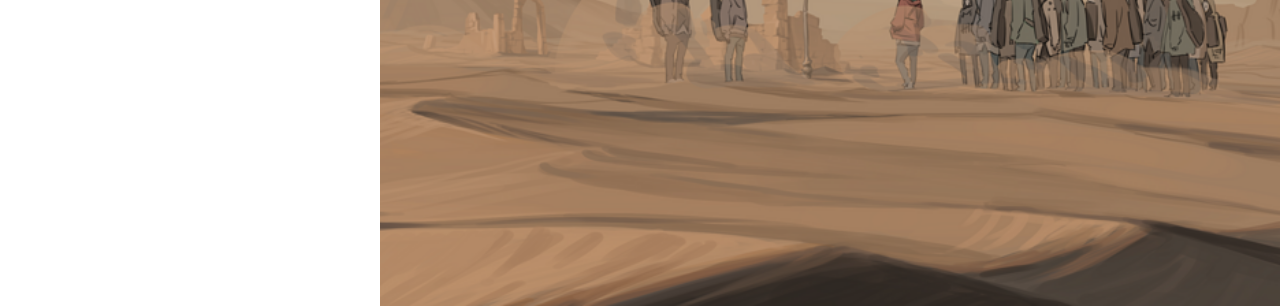
<file: 1/three.html>
<!DOCTYPE html>
<html lang="en">
<head>
	<meta charset="UTF-8">
	<title>Document</title>
	<link rel="stylesheet" href="css/three.css">
	<script src="js/jquery-3.2.1.js"></script>
	<script src="js/three.js"></script>
</head>
<body>
	<section class="banner">
		<div class="imgk">
			<img src="img/sucai/12.jpg" alt="">
		</div>
	</section>
	<section class="center">
		<ul>
			<li>
				<img src="img/sanji/9.jpg" alt="">
				<div class="item">
					<img src="img/sanji/9.jpg" alt="">
					<img src="img/sanji/1.png" alt="">
					<img src="img/sanji/5.jpg" alt="">
					<img src="img/sanji/1.jpeg" alt="">
				</div>
			</li>
			<li>
				<div class="text">插画在中国被人们俗称为插图。今天通行于国外市场的商业插画包括出版物配图、卡通吉祥物、影视海报、游戏人物设定及游戏内置的美术场景设计、广告、漫画、绘本、贺卡、挂历、装饰画、包装等多种形式。</div>
			</li>
			<li>
				<img src="img/sanji/1.png" alt="">
				<div class="item">
					<img src="img/sanji/1.png" alt="">
					<img src="img/sanji/1.png" alt="">
					<img src="img/sanji/5.jpg" alt="">
					<img src="img/sanji/1.jpeg" alt="">
					<ul class="small">
						<li>
							<img src="img/sanji/1.png">
						</li>
						<li>
							<img src="img/sanji/1.png">
						</li>
						<li>
							<img src="img/sanji/1.png">
						</li>
						<li>
							<img src="img/sanji/1.png">
						</li>
					</ul>
				</div>
			</li>
			<!-- <li>
				<img src="img/sanji/5.jpg" alt="">
			</li> -->
			<!-- <li>
				<div class="text">插画在中国被人们俗称为插图。今天通行于国外市场的商业插画包括出版物配图、卡通吉祥物、影视海报、游戏人物设定及游戏内置的美术场景设计、广告、漫画、绘本、贺卡、挂历、装饰画、包装等多种形式。<br>
				插画在中国被人们俗称为插图。今天通行于国外市场的商业插画包括出版物配图、卡通吉祥物、影视海报、<br>
				插画在中国被人们俗称为插图。今天通行于国外市场的商业插画包括出版物配图、卡通吉祥物、影视海报、游戏人物设定及游戏内置的美术场景设计、广告、漫画、绘本、贺卡、挂历、装饰画、包装等多种形式。
				</div>
			</li>
			<li>
				<img src="img/sanji/1.jpeg" alt="">
			</li>
			<li>
				<div class="text">插画在中国被人们俗称为插图。今天通行于国外市场的商业插画包括出版物配图、卡通吉祥物、影视海报、游戏人物设定及游戏内置的美术场景设计、广告、漫画、绘本、贺卡、挂历、装饰画、包装等多种形式。</div>
			</li> -->
		</ul>
	</section>
</body>
</html>
</file>
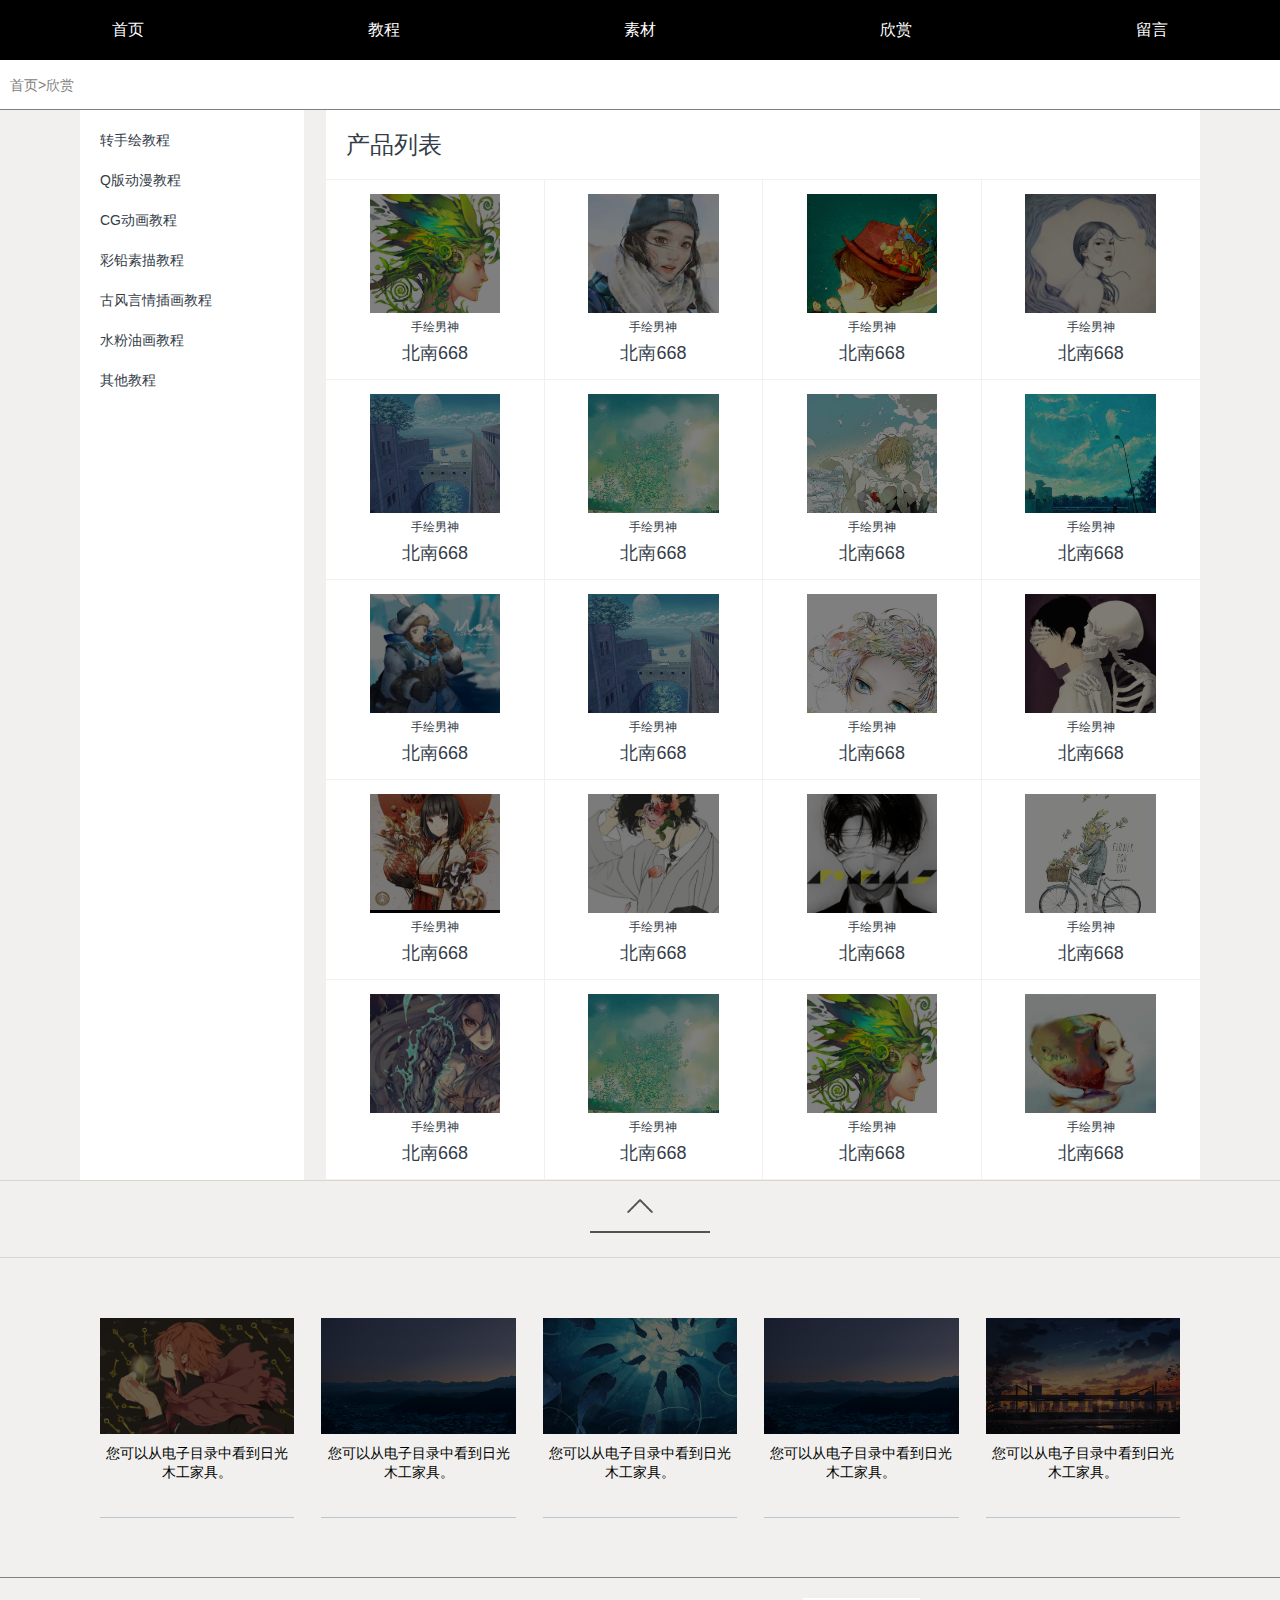
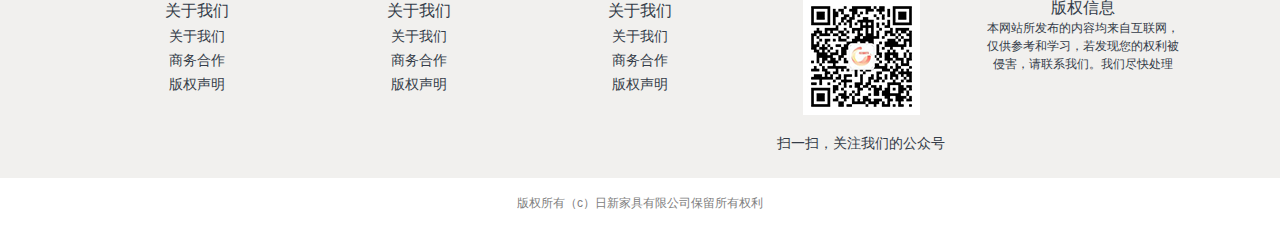
<file: 1/xinjian.html>
<!DOCTYPE html>
<html lang="en">
<head>
	<meta charset="UTF-8">
	<title>Document</title>
	<link rel="stylesheet" href="css/xinjian.css">
</head>
<body>
<!-- 头部 -->
	<section class="header">
		<ul>
			<li>
				<a href="index.html">首页</a></li>
			<li>
				<a href="jiaocheng.html">教程</a></li>
			<li>
				<a href="sucai.html">素材</a></li>
			<li>
				<a href="xinjian.html">欣赏</a></li>
			<li>
				<a href="message.html">留言</a></li>
		</ul>
	</section>
	<div class="kuai"></div>
<!-- 头部 -->
	<section class="top">
		首页>欣赏
	</section>
<!-- 内容 -->
	<section class="content">
		<ul class="c-left">
			<li><a href="">转手绘教程</a></li>
			<li><a href="">Q版动漫教程</a></li>
			<li><a href="">CG动画教程</a></li>
			<li><a href="">彩铅素描教程</a></li>
			<li><a href="">古风言情插画教程</a></li>
			<li><a href="">水粉油画教程</a></li>
			<li><a href="">其他教程</a></li>
		</ul>
		<ul class="c-right">
			<div class="right-top">产品列表</div>
			<li><a href="">
				<div class="imgk">
					<div class="zhe"></div>
					<img src="img/jiaocheng/1.jpg" alt="">
				</div>
				<span>手绘男神</span>
				<span>北南668</span>
			</a></li>
			<li><a href="">
				<div class="imgk">
					<div class="zhe"></div>
					<img src="img/jiaocheng/10.jpg" alt="">
				</div>
				<span>手绘男神</span>
				<span>北南668</span>
			</a></li>
			<li><a href="">
				<div class="imgk">
					<div class="zhe"></div>
					<img src="img/jiaocheng/11.jpg" alt="">
				</div>
				<span>手绘男神</span>
				<span>北南668</span>
			</a></li>
			<li><a href="">
				<div class="imgk">
					<div class="zhe"></div>
					<img src="img/jiaocheng/12.jpg" alt="">
				</div>
				<span>手绘男神</span>
				<span>北南668</span>
			</a></li><li><a href="">
				<div class="imgk">
					<div class="zhe"></div>
					<img src="img/jiaocheng/18.jpg" alt="">
				</div>
				<span>手绘男神</span>
				<span>北南668</span>
			</a></li>
			<li><a href="">
				<div class="imgk">
					<div class="zhe"></div>
					<img src="img/jiaocheng/14.jpg" alt="">
				</div>
				<span>手绘男神</span>
				<span>北南668</span>
			</a></li><li><a href="">
				<div class="imgk">
					<div class="zhe"></div>
					<img src="img/jiaocheng/15.jpg" alt="">
				</div>
				<span>手绘男神</span>
				<span>北南668</span>
			</a></li>
			<li><a href="">
				<div class="imgk">
					<div class="zhe"></div>
					<img src="img/jiaocheng/16.jpg" alt="">
				</div>
				<span>手绘男神</span>
				<span>北南668</span>
			</a></li><li><a href="">
				<div class="imgk">
					<div class="zhe"></div>
					<img src="img/jiaocheng/17.jpg" alt="">
				</div>
				<span>手绘男神</span>
				<span>北南668</span>
			</a></li>
			<li><a href="">
				<div class="imgk">
					<div class="zhe"></div>
					<img src="img/jiaocheng/18.jpg" alt="">
				</div>
				<span>手绘男神</span>
				<span>北南668</span>
			</a></li><li><a href="">
				<div class="imgk">
					<div class="zhe"></div>
					<img src="img/jiaocheng/19.jpg" alt="">
				</div>
				<span>手绘男神</span>
				<span>北南668</span>
			</a></li>
			<li><a href="">
				<div class="imgk">
					<div class="zhe"></div>
					<img src="img/jiaocheng/2.jpg" alt="">
				</div>
				<span>手绘男神</span>
				<span>北南668</span>
			</a></li><li><a href="">
				<div class="imgk">
					<div class="zhe"></div>
					<img src="img/jiaocheng/3.png" alt="">
				</div>
				<span>手绘男神</span>
				<span>北南668</span>
			</a></li>
			<li><a href="">
				<div class="imgk">
					<div class="zhe"></div>
					<img src="img/jiaocheng/4.jpg" alt="">
				</div>
				<span>手绘男神</span>
				<span>北南668</span>
			</a></li><li><a href="">
				<div class="imgk">
					<div class="zhe"></div>
					<img src="img/jiaocheng/5.jpg" alt="">
				</div>
				<span>手绘男神</span>
				<span>北南668</span>
			</a></li>
			<li><a href="">
				<div class="imgk">
					<div class="zhe"></div>
					<img src="img/jiaocheng/6.jpg" alt="">
				</div>
				<span>手绘男神</span>
				<span>北南668</span>
			</a></li><li><a href="">
				<div class="imgk">
					<div class="zhe"></div>
					<img src="img/jiaocheng/7.jpg" alt="">
				</div>
				<span>手绘男神</span>
				<span>北南668</span>
			</a></li>
			<li><a href="">
				<div class="imgk">
					<div class="zhe"></div>
					<img src="img/jiaocheng/14.jpg" alt="">
				</div>
				<span>手绘男神</span>
				<span>北南668</span>
			</a></li><li><a href="">
				<div class="imgk">
					<div class="zhe"></div>
					<img src="img/jiaocheng/1.jpg" alt="">
				</div>
				<span>手绘男神</span>
				<span>北南668</span>
			</a></li>
			<li><a href="">
				<div class="imgk">
					<div class="zhe"></div>
					<img src="img/jiaocheng/07ae8db9f9b35a79d23a92ad58a86838b26056d82c10b-dZBNZh_fw658.jpg" alt="">
				</div>
				<span>手绘男神</span>
				<span>北南668</span>
			</a></li>
		</ul>
	</section>
<!-- 内容4 -->
	<section class="content4">
		<div class="c4-top">
			<div class="imgk">
				<img src="img/箭头 上.png" alt="">
				<img src="img/箭头 上.png" alt="">
				<hr>
			</div>
		</div>
		<div class="c4-bottom">
			<a href="">
				<div class="zhe"></div>
				<div class="imgk">
					<img src="img/2-1.jpg" alt="">
				</div>
				<span class="a">您可以从电子目录中看到日光木工家具。</span>
			</a>
			<a href="">
				<div class="zhe"></div>
				<div class="imgk">
					<img src="img/banner1.jpg" alt="">
				</div>
				<span class="a">您可以从电子目录中看到日光木工家具。</span>
			</a>
			<a href="">
				<div class="zhe"></div>
				<div class="imgk">
					<img src="img/2-2.jpeg" alt="">
				</div>
				<span class="a">您可以从电子目录中看到日光木工家具。</span>
			</a>
			<a href="">
				<div class="zhe"></div>
				<div class="imgk">
					<img src="img/banner1.jpg" alt="">
				</div>
				<span class="a">您可以从电子目录中看到日光木工家具。</span>
			</a>
			<a href="">
				<div class="zhe"></div>
				<div class="imgk">
					<img src="img/2-3.jpg" alt="">
				</div>
				<span class="a">您可以从电子目录中看到日光木工家具。</span>
			</a>
		</div>
	</section>
<!-- 内容5 -->
	<section class="content5">
		<ul>
			<li>
				<a href="">关于我们</a>
				<a href="">关于我们</a>
				<a href="">商务合作</a>
				<a href="">版权声明</a>
			</li>
			<li>
				<a href="">关于我们</a>
				<a href="">关于我们</a>
				<a href="">商务合作</a>
				<a href="">版权声明</a>
			</li>
			<li>
				<a href="">关于我们</a>
				<a href="">关于我们</a>
				<a href="">商务合作</a>
				<a href="">版权声明</a>
			</li>
			<li>
				<div class="imgk">
					<img src="img/erweima.jpg" alt="">
				</div>
				<span>扫一扫，关注我们的公众号</span>
			</li>
			<li>
				<span>版权信息</span>
				<span>本网站所发布的内容均来自互联网，仅供参考和学习，若发现您的权利被侵害，请联系我们。我们尽快处理</span>
			</li>
		</ul>
	</section>
<!-- 底部 -->
	<section class="bottom">版权所有（c）日新家具有限公司保留所有权利</section>
</body>
</html>
</file>
<file: 1/css/index.css>
/*
* @Author: 张秀荣
* @Date:   2017-10-06 15:19:13
* @Last Modified by:   张秀荣
* @Last Modified time: 2017-10-19 11:53:20
*/
@import url(base.css);



.header{
	width: 100%;
	height: 60px;
	background-color:black;
	position: fixed;
	z-index: 1;
}
.header ul{
	display: flex;
	justify-content: space-around;
}
.header ul li{
	width: 12%;
	height: 100%;
}
.header li a{
	width: 100%;
	height: 100%;
	display: block;
	color: white;
	font-size: 16px;
	color: white;
	line-height: 60px;
	text-align: center;
}
.header li a:hover{
	background:gray;
	color: white;
}




.banner{
	width: 100%;
	height: 660px;
	position: relative;
}
.bannertu{
	width: 100%;
	height: 100%;
	background-color: black;
	position: relative;
}
.bannertu li{
	width: 100%;
	height: 100%;
	position: absolute;
	top: 0;
	left: 100%;
	background: rgba(22,22,27,0.5);
	background: : rgba(22, 22, 0, 1.0);
}
.btn{
	height: 20px;
	/* background-color: black; */
	position: absolute;
	top: 92%;
	left: 90%;
}
.btn li{
	width: 20px;
	height: 100%;
	background: rgba(0, 0, 0, 0.8);
	border: 1px solid white;
	float: left;
	margin-right: 20px;
	border-radius: 50%;
}


.content1{
	width: 100%;
	height: 522px;
	/* background-color: black; */
	color: #343C48;
}
.c-Tit{
	height: 206px;
	width: 100%;
	background-color: white;
	text-align: center;
	line-height: 206px;
	font-size: 30px;
}
.c1-tu{
	 display: flex;
	justify-content: space-between;
}
.c1-tu li{
	width: 30%;
	height: 316px;
	/* background-color: pink; */
	position: relative;
}
.c1-tu li .imgk{
	width: 100%;
	height: 170px;
	background-color: green;
}
.c1-tu li .zhe{
	position: absolute;
	width: 0;
	height: 170px;
	background-color: rgba(0, 0, 0, 0.5);
	line-height: 30px;
	text-align: center;
	padding-top: 60px;
	color: white;
	opacity: 0;
	transition: all 1s;
}
.c1-tu li .zhe::first-line{
	font-size: 20px;
}
.c1-tu-top:hover .zhe{
	width: 100%;
	opacity: 1;
}
.c1-tu-center{
	width: 100%;
	height: 96px;
	/* background-color: blue; */
	padding: 0 60px;
	padding-top: 10px;
	text-align: center;
}
.c1-tu-center span{
	line-height: 30px;
	font-size: 14px;
}
.c1-tu-bottom{
	display: block;
	height: 50px;
	/* background-color: yellow; */
	border-top: 1px solid #D9D7CD;
	border-bottom: 1px solid #D9D7CD;
	color: gray;
}
.youJ{
	width: 30px;
	height: 20px;
	float: left;
	margin-top: 15px;
	margin-left: 130px;
}
.c1-tu-bottom span{
	font-size: 14px;
	line-height: 50px;
}



.content2{
	width: 100%;
	height: 596px;
	/* background-color: black; */
	color: #777D85;
}
.c2-top{
	width: 100%;
	height: 100px;
	/* background-color: pink; */
	display: flex;
	justify-content: space-around;
	align-items: center;
	padding: 0 150px;
}
.c2-top li{
	float: left;
	font-size: 18px;
	width: 10%;
	height: 50px;
	background-color: #ECE6DE;
	text-align: center;
	line-height: 50px;
	border: 1px solid gray;
	cursor: pointer;
	border-radius: 3px;
}
.c2-top li:hover{
	background: white;
	color: gray;
}
.c2-center1{
	width: 100%;
	height: 216px;
	/* background-color: red; */
	display: flex;
	justify-content: space-between;
}
.c2-center1 li{
	width: 22%;
	height: 100%;
	/* background-color: green; */
	text-align: center;
}
.c2-center1 li .imgk{
	width: 100%;
	height: 160px;
	overflow: hidden;
	/* background-color: yellow; */
	position: relative;
}
.c2-center1 li .imgk .zhe{
	width: 100%;
	height: 100%;
	background: rgba(0, 0, 0, 0.5);
	position: absolute;
}
.c2-center1 li .imgk:hover img{
	transform: scale(1.2, 1.2);
	transition: all 2s;
}
.c2-center1 li span{
	font-size: 14px;
	line-height: 56px;
}
.c2-center-bottom{
	display: block;
	width: 100%;
	height: 74px;
	/* background-color: pink; */
	border-top: 1px solid #D9D7CD;
	border-bottom: 1px solid #D9D7CD;
	font-size: 14px;
	color: gray;
	line-height: 24px;
	padding: 8px 10px;
}

.c2-center2{
	width: 100%;
	height: 224px;
	background-color: green;
	display: flex;
	justify-content: space-between;
}
.c2-center2 li{
	width: 16%;
	height: 100%;
	background-color: pink;
	text-align: center;
}
.c2-center2 li .imgk{
	width: 100%;
	height: 160px;
	background-color: yellow;
}
.c2-center2 li span{
	font-size: 18px;
	line-height: 56px;
}



.content3{
	width: 100%;
	height: 596px;
	/* background-color: black; */
	color: #343C48;
}
.c3-top li{
	width: 25%;
	height: 230px;
	background-color: #F1F0EC;
	float: left;
	color: #565C66;
	padding: 20px 30px;
	font-size: 14px;
	line-height: 34px;
	text-align: center;
}
.c3-top li:nth-child(2n){
	background-color: #E7E7E5;
}
.c3-top li:hover{
	background: white;
	border: 1px solid gray;
}
.c3-bottom{
	display: block;
	width: 800px;
	height: 50px;
	color: #343C48;
	/* background-color: gray; */
	border-top: 1px solid #D9D7CD;
	border-bottom: 1px solid #D9D7CD;
	margin: 0 auto;
	margin-top: 20%;
}
.c3-bottom span{
	font-size: 14px;
	line-height: 50px;
}
.c3-bottom .youJ{
	margin-top: 16px;
	margin-left: 320px;
}




.content4{
	width: 100%;
	height: 398px;
	background-color: #F1F0EE;
}
.c4-top{
	width: 100%;
	height: 78px;
	/* background-color: pink; */
	border-bottom: 1px solid #D9D7CD;
	border-top: 1px solid #D9D7CD;
}
.c4-top .imgk{
	width: 30px;
	height: auto;
	margin: 0 auto;
	margin-top: 10px;
	position: relative;
}
.c4-top .imgk img:last-of-type{
	/* display: none; */
	opacity: 0;
	position: relative;
	top: -10px;
}
.c4-top  hr{
	width: 120px;
	border: none;
	display: block;
	border-top: 2px solid #515151;
	margin-left: -35px;
	margin-top: 10px;
	position: absolute;
	top: 30px;
}
.c4-top:hover hr{
	opacity: 0;
	transition: all 0.5s;
}
.c4-top:hover img:last-of-type{
	transition: all 1.3s;
	/* display: block; */
	opacity: 1;
}
.c4-bottom{
	width: 100%;
	height: 320px;
	/* background-color: blue; */
	display: flex;
	justify-content: space-between;
	padding: 0 100px;
	border-bottom: 1px solid gray;
}
.c4-bottom a{
	display: block;
	color: #343C48;
	width: 18%;
	height: 200px;
	/* background-color: pink; */
	margin-top: 60px;
	border-bottom: 1px solid #BAC5CC;
	text-align: center;
	position: relative;
}
.c4-bottom .zhe{
	width: 100%;
	height: 116px;
	background-color: rgba(0, 0, 0, 0.6);
	position: absolute;
	z-index: 2;
}

.c4-bottom a .imgk{
	width: 100%;
	height: 116px;
	background-color: yellow;
	margin-bottom: 10px;
	overflow: hidden;
}
.c4-bottom a:hover img{
	transform: scale(1.2, 1.2);
	transition: all 1.2s;
}
.c4-bottom a span{
	color: black;
	font-size: 14px;
}




.content5{
	width: 100%;
	height: 200px;
	background-color: #F1F0EE;
}
.content5 ul{
	width: 100%;
	height: 100%;
	display: flex;
	justify-content: space-between;
	padding: 20px 100px;
}
.content5 ul li{
	width: 18%;
	height: 100%;
	/* background-color: pink; */
	float: left;
	text-align: center;
	font-size: 14px;
}
.content5 ul li a{
	display: block;
	display: block;
	text-align: center;
	font-size: 14px;
	line-height: 24px;
	color: #343C48;
}
.content5 ul li a:first-child{
	font-size: 16px;
	line-height: 26px;
}
.content5 ul li .imgk{
	width: 117px;
	height: 117px;
	margin: 0 auto;
	margin-bottom: 20px;
}
.content5 ul li:nth-child(4) span{
	font-size: 14px;
	color: #343C48;
}
.content5 ul li:last-child span:first-child{
	font-size: 16px;
	display: block;
	color: #343C48;
}
.content5 ul li:last-child span:last-child{
	font-size: 12px;
	color: #343C48;
}




.bottom{
	width: 100%;
	height: 50px;
	background-color: white;
	font-size: 12px;
	color: gray;
	text-align: center;
	line-height: 50px;
}
</file>
<file: 1/css/jiaocheng.css>
/*
* @Author: 张秀荣
* @Date:   2017-10-07 17:55:19
* @Last Modified by:   张秀荣
* @Last Modified time: 2017-10-09 22:50:39
*/
@import url(base.css);

.header{
	width: 100%;
	height: 60px;
	background-color: rgba(0, 0, 0, 1);
	position: fixed;
	z-index: 1;
}
.header ul{
	display: flex;
	justify-content: space-around;
}
.header li a{
	display: block;
	color: white;
	font-size: 16px;
	color: white;
	line-height: 60px;
	width: 120px;
	height: 100%;
	text-align: center;
}
.header li a:hover{
	background:#1F4B70;
	color: white;

}
.kuai{
	width: 100%;
	height: 60px;
}

.top{
	height: 50px;
	line-height: 50px;
	font-size: 14px;
	color: gray;
	border-bottom: 1px solid gray;
	padding-left: 10px;
}


.center{
	width: 100%;
	height: 300px;
	/* background-color: black; */
}
.center-top{
	height: 164px;
	/* background-color: yellow; */
	text-align: center;
	overflow: hidden;
}
.center-top span:first-child{
	margin-top: 50px;
	font-size: 24px;
	text-decoration: underline;
	line-height: 24px;
	display: block;
}
.center-top span:last-child{
	font-size: 16px;
	line-height: 50px;
	display: block;
}
.center-bottom{
	width: 60%;
	height: 80px;
	background-color: #F7F7F5;
	margin: 0 auto;
	margin-top: 25px;
	padding-left: 20px;
}
select{
	margin-top: 20px;
	width: 600px;
	height: 40px;
	font-size: 16px;
}



.content1{
	width: 100%;
	height: 360px;
	/* background-color: black; */
}
.c1-top{
	height: 120px;
	/* background-color: yellow; */
	border-top: 1px solid #F1F0EE;
	border-bottom: 1px solid #F1F0EE;
	display: flex;
	align-items: center;
	padding: 0 160px;
	justify-content: space-between;
	font-size: 20px;
	color: #6E747D;
}
.c1-top hr{
	width: 450px;
	border: none;
	border-top: 1px solid #D9D7CD;

}
.c1-bottom{
	height: 240px;
	/* background-color: pink; */
	padding: 20px 50px;
	display: flex;
	justify-content: space-between;
}
.c1-bottom li{
	width: 22%;
	height: 100%;
	background-color: red;
	position: relative;
	cursor: pointer;
}
.c1-bottom img{
	width: 100%;
	height: auto;
}
.c1-bottom .imgk{
	width: 100%;
	height: 100%;
	overflow: hidden;
}
.zhe{
	width: 100%;
	height: 100%;
	background-color: rgba(0, 0, 0, 0.6);
	position: absolute;
	text-align: center;
	line-height: 220px;
	color: white;
	/* display: none; */
	transition: all 1s;
}
.zhe img{
	width: 40px;
	height: 40px;
	display: block;
	position: absolute;
	top: 50%;
	left: 50%;
	margin-top: -20px;
	margin-left: -20px;
	opacity: 0;
}
.zhe:hover img{
	opacity: 1;
	transition: all 1.4s;
}
.zhe:hover span{
	opacity: 0;
	transition: all 0.3s;
}
.zhe img:hover{
	transition: all 2s;
	transform: scale(1.2, 1.2)
}



.content4{
	width: 100%;
	height: 398px;
	background-color: #F1F0EE;
}
.c4-top{
	width: 100%;
	height: 78px;
	/* background-color: pink; */
	border-bottom: 1px solid #D9D7CD;
	border-top: 1px solid #D9D7CD;
}
.c4-top .imgk{
	width: 30px;
	height: 30px;
	margin: 0 auto;
	margin-top: 10px;
	position: relative;
}
.c4-top .imgk img:last-of-type{
	/* display: none; */
	opacity: 0;
	position: relative;
	top: -10px;
}
.c4-top  hr{
	width: 120px;
	border: none;
	display: block;
	border-top: 2px solid #515151;
	margin-left: -35px;
	margin-top: 10px;
	position: absolute;
	top: 30px;
}
.c4-top:hover hr{
	opacity: 0;
	transition: all 0.5s;
}
.c4-top:hover img:last-of-type{
	transition: all 1.3s;
	/* display: block; */
	opacity: 1;
}
.c4-bottom{
	width: 100%;
	height: 320px;
	/* background-color: blue; */
	display: flex;
	justify-content: space-between;
	padding: 0 100px;
	border-bottom: 1px solid gray;
}
.c4-bottom a{
	display: block;
	color: #343C48;
	width: 18%;
	height: 200px;
	/* background-color: pink; */
	margin-top: 60px;
	border-bottom: 1px solid #BAC5CC;
	text-align: center;
	position: relative;
}
.c4-bottom .zhe{
	width: 100%;
	height: 116px;
	background-color: rgba(0, 0, 0, 0.2);
	position: absolute;
	z-index: 2;
}

.c4-bottom a .imgk{
	width: 100%;
	height: 116px;
	background-color: yellow;
	margin-bottom: 10px;
	overflow: hidden;
}
.c4-bottom a:hover img{
	transform: scale(1.2, 1.2);
	transition: all 2s;
}
.c4-bottom a span{
	color: black;
	font-size: 14px;
}




.content5{
	width: 100%;
	height: 200px;
	background-color: #F1F0EE;
}
.content5 ul{
	width: 100%;
	height: 100%;
	display: flex;
	justify-content: space-between;
	padding: 20px 100px;
}
.content5 ul li{
	width: 18%;
	height: 100%;
	/* background-color: pink; */
	float: left;
	text-align: center;
	font-size: 14px;
}
.content5 ul li a{
	display: block;
	display: block;
	text-align: center;
	font-size: 14px;
	line-height: 24px;
	color: #343C48;
}
.content5 ul li a:first-child{
	font-size: 16px;
	line-height: 26px;
}
.content5 ul li .imgk{
	width: 117px;
	height: 117px;
	margin: 0 auto;
	margin-bottom: 20px;
}
.content5 ul li:nth-child(4) span{
	font-size: 14px;
	color: #343C48;
}
.content5 ul li:last-child span:first-child{
	font-size: 16px;
	display: block;
	color: #343C48;
}
.content5 ul li:last-child span:last-child{
	font-size: 12px;
	color: #343C48;
}




.bottom{
	width: 100%;
	height: 50px;
	background-color: #F1F0EE;
	font-size: 12px;
	color: gray;
	text-align: center;
	line-height: 50px;
}
</file>
<file: 1/css/message.css>
/*
* @Author: 张秀荣
* @Date:   2017-10-07 15:42:24
* @Last Modified by:   张秀荣
* @Last Modified time: 2017-10-11 09:17:33
*/

@import url(base.css);
body{
	background-color: #F5F6F9;
}
.header{
	width: 100%;
	height: 60px;
	background-color: rgba(0, 0, 0, 1);
	position: fixed;
	z-index: 1;
}
.header ul{
	display: flex;
	justify-content: space-around;
}
.header li a{
	display: block;
	color: white;
	font-size: 16px;
	color: white;
	line-height: 60px;
	width: 120px;
	height: 100%;
	text-align: center;
}
.header li a:hover{
	background:gray;
	color: white;
}
.kuai{
	width: 100%;
	height: 60px;
}


.top{
	height: 50px;
	line-height: 50px;
	font-size: 14px;
	color: gray;
	border-bottom: 1px solid gray;
	padding-left: 10px;
}



.main{
	width: 70%;
	height: 530px;
	margin: 0 auto;
	background-color: white;
	padding: 20px 20px;
	margin-bottom: 30px;
	box-shadow:  0 2px 3px 2px rgba(86, 86, 86, 0.2);
}
.one .imgk{
	width: 30px;
	height: 30px;
	float: left;
}
.one span{
	display: block;
	/* float: left; */
	margin-top: 20px;
	line-height: 28px;
	font-size: 24px;
	margin-left: 10px;
}
.two span{
	margin-top: 30px;
	display: block;
	line-height: 33px;
}


.message{
			width: 96%;
			height: 150px;
			font-size: 17px;
			display: block;
			margin: 0 auto;
			outline: none;
			font-family: "微软雅黑";
			resize: none;
			border: 1px solid gray;
			padding-left: 5px;
			border-radius: 3px;
		}
		.lyk .zhe{
			width: 120px;
			height: 120px;
			display: block;
			border-radius: 50%; 
			position: absolute;
			top: 7%;
			left: 43%;
			background: rgba(0, 0, 0, 0.6);
		}
		.lyk img{
			width: 120px;
			height: 120px;
			display: block;
			border-radius: 50%;
		}
		
		.bottom:hover img{
			transform: rotate(360deg);
			transition: all 2s;
		}
		input{
			width: 96%;
			height: 30px;
			font-size: 17px;
			display: block;
			margin: 0 auto;
			outline: none;
			border: 1px solid gray;
			margin-bottom: 5px;
			margin-top: 20px;
			padding-left: 5px;
			border-radius: 3px;
		}
		button{
			width: 80px;
			height: 30px;
			background: gray;
			margin-left: 900px;
			border: none;
			display: block;
			margin: 0 auto;
			margin-top: 30px;
			margin-bottom: 25px;
			outline: none;
			color: white;
			border-radius: 3px;
		}
		.bottom{
			width: 96%;
			height: auto;
			margin: 0 auto;
			padding: 20px 0px;
			color: white;
			margin-top: 25px;
			margin-bottom: 40px;
			position: relative;
			display: flex;
			flex-direction: column;
			align-items: center;
			border-bottom: 1px solid gray;

		}
		.ps{
			width: 96%;
			height: 40px;
			background: gray;
			margin: 0 auto;
			text-align: center;
			line-height: 40px;
			color: white;
		}
		
		.bottom a{
			font-size: 20px;
			color: gray;
			line-height: 40px;
			font-weight: bold;
		}
		.bottom a:hover{
			color: black;
		}

		.ly{
			width: 94%;
			/* min-height:30px; */
			height: auto;
			font-size: 16px;
			line-height: 30px;
			margin: 0 auto;
			background: white; 
			color: black;
			margin-top: 15px;
			border-left: 8px solid gray;
			padding-left: 10px;

		}
		.lyk{
			width: 70%;
			height: auto;
			margin: 0 auto;
			padding: 30px 20px;
			padding-top: 0;
			background: white;
			box-shadow:  0 2px 3px 2px rgba(86, 86, 86, 0.2);
		}
		.lyk-top{
			height: 74px;
			width: 100%;
			/* background: yellow; */
			font-size: 24px;
			line-height: 74px;
			color: #343C48;
			border-bottom: 1px solid gray;
		}
		.lyk hr{
			border: none;
			border-top: 4px solid black;
			width: 70px;
			position: absolute;

		}
.content4{
	width: 100%;
	height: 398px;
	background-color: #F1F0EE;
}
.c4-top{
	width: 100%;
	height: 78px;
	/* background-color: pink; */
	border-bottom: 1px solid #D9D7CD;
	border-top: 1px solid #D9D7CD;
}
.c4-top .imgk{
	width: 30px;
	height: 30px;
	margin: 0 auto;
	margin-top: 10px;
	position: relative;
}
.c4-top .imgk img:last-of-type{
	/* display: none; */
	opacity: 0;
	position: relative;
	top: -10px;
}
.c4-top  hr{
	width: 120px;
	border: none;
	display: block;
	border-top: 2px solid #515151;
	margin-left: -35px;
	margin-top: 10px;
	position: absolute;
	top: 30px;
}
.c4-top:hover hr{
	opacity: 0;
	transition: all 0.5s;
}
.c4-top:hover img:last-of-type{
	transition: all 1.3s;
	/* display: block; */
	opacity: 1;
}
.c4-bottom{
	width: 100%;
	height: 320px;
	/* background-color: blue; */
	display: flex;
	justify-content: space-between;
	padding: 0 100px;
	border-bottom: 1px solid gray;
}
.c4-bottom a{
	display: block;
	color: #343C48;
	width: 18%;
	height: 200px;
	/* background-color: pink; */
	margin-top: 60px;
	border-bottom: 1px solid #BAC5CC;
	text-align: center;
	position: relative;
}
.c4-bottom .zhe{
	width: 100%;
	height: 116px;
	background-color: rgba(0, 0, 0, 0.6);
	position: absolute;
	z-index: 2;
}

.c4-bottom a .imgk{
	width: 100%;
	height: 116px;
	background-color: yellow;
	margin-bottom: 10px;
	overflow: hidden;
}
.c4-bottom a:hover img{
	transform: scale(1.2, 1.2);
	transition: all 1.2s;
}
.c4-bottom a span{
	color: black;
	font-size: 14px;
}


.content5{
	width: 100%;
	height: 200px;
	background-color: #F1F0EE;
	border-top: 1px solid gray;
}
.content5 ul{
	width: 100%;
	height: 100%;
	display: flex;
	justify-content: space-between;
	padding: 20px 100px;
}
.content5 ul li{
	width: 18%;
	height: 100%;
	/* background-color: pink; */
	float: left;
	text-align: center;
	font-size: 14px;
}
.content5 ul li a{
	display: block;
	display: block;
	text-align: center;
	font-size: 14px;
	line-height: 24px;
	color: #343C48;
}
.content5 ul li a:first-child{
	font-size: 16px;
	line-height: 26px;
}
.content5 ul li .imgk{
	width: 117px;
	height: 117px;
	margin: 0 auto;
	margin-bottom: 20px;
}
.content5 ul li:last-child span:first-child{
	font-size: 16px;
	display: block;
	color: #343C48;
}
.content5 ul li:last-child span:last-child{
	font-size: 12px;
	color: #343C48;
}




.bottom1{
	width: 100%;
	height: 50px;
	background-color: #F1F0EE;
	font-size: 12px;
	color: gray;
	text-align: center;
	line-height: 50px;
}
</file>
<file: 1/css/sucai.css>
/*
* @Author: 张秀荣
* @Date:   2017-10-07 20:45:20
* @Last Modified by:   张秀荣
* @Last Modified time: 2017-10-09 23:17:53
*/
@import url(base.css);

.header{
	width: 100%;
	height: 60px;
	background-color: rgba(0, 0, 0, 1);
	position: fixed;
	z-index: 1;
}
.header ul{
	display: flex;
	justify-content: space-around;
}
.header li a{
	display: block;
	color: white;
	font-size: 16px;
	color: white;
	line-height: 60px;
	width: 120px;
	height: 100%;
	text-align: center;
}
.header li a:hover{
	background:#1F4B70;
	color: white;
}


.kuai{
	width: 100%;
	height: 60px;
}

.top{
	height: 50px;
	line-height: 50px;
	font-size: 14px;
	color: gray;
	border-bottom: 1px solid gray;
	padding-left: 10px;
}


.center{
	width: 100%;
	height: 164px;
	/* background-color: black; */
}
.center-top{
	height: 164px;
	/* background-color: yellow; */
	text-align: center;
	overflow: hidden;
}
.center-top span:first-child{
	margin-top: 50px;
	font-size: 24px;
	text-decoration: underline;
	line-height: 24px;
	display: block;
}
.center-top span:last-child{
	font-size: 16px;
	line-height: 50px;
	display: block;
}



.content{
	width: 80%;
	height: 2100px;
	margin: 0 auto;
	color: #343C48;
}
.content ul{
	width: 100%;
	height: 100%;
	/* background-color: red; */
}
.content ul li{
	width: 48%;
	height: 315px;
	float: left;
	/* background-color: yellow; */
	margin-bottom: 20px;
	border: 1px solid #D9D7CD;
}
.content ul li:nth-child(2n-1){
	margin-right: 4%;
}
.content ul li .imgk{
	width: 100%;
	height: 60%;
	/* background-color: pink; */
	overflow: hidden;
	position: relative;
}
.content ul li .zhe{
	width: 100%;
	height: 0;
	background: rgba(0, 0, 0, 0.5);
	position: absolute;
	top: 0;
	left: 0;
	color: white;
	font-size: 0;
	text-align: center;
	line-height: 200px;
}
.content ul li .imgk:hover .zhe{
	transition: all 1s;
	height: 100%;
	font-size: 16px;
}
.content ul li:hover{
	border: 1px solid black;
}
.content ul li img{
	width: 100%;
	height: auto;
}
.content ul li span{
	display: block;
	font-size: 20px;
	text-align: center;
	line-height: 70px;
}
.content ul li span:last-child{
	display: block;
	font-size: 14px;
	text-align: center;
	line-height: 30px;
}



.content4{
	width: 100%;
	height: 398px;
	background-color: #F1F0EE;
}
.c4-top{
	width: 100%;
	height: 78px;
	/* background-color: pink; */
	border-bottom: 1px solid #D9D7CD;
	border-top: 1px solid #D9D7CD;
}
.c4-top .imgk{
	width: 30px;
	height: 30px;
	margin: 0 auto;
	margin-top: 10px;
	position: relative;
}
.c4-top .imgk img:last-of-type{
	/* display: none; */
	opacity: 0;
	position: relative;
	top: -10px;
}
.c4-top  hr{
	width: 120px;
	border: none;
	display: block;
	border-top: 2px solid #515151;
	margin-left: -35px;
	margin-top: 10px;
	position: absolute;
	top: 30px;
}
.c4-top:hover hr{
	opacity: 0;
	transition: all 0.5s;
}
.c4-top:hover img:last-of-type{
	transition: all 1.3s;
	/* display: block; */
	opacity: 1;
}
.c4-bottom{
	width: 100%;
	height: 320px;
	/* background-color: blue; */
	display: flex;
	justify-content: space-between;
	padding: 0 100px;
	border-bottom: 1px solid gray;
}
.c4-bottom a{
	display: block;
	color: #343C48;
	width: 18%;
	height: 200px;
	/* background-color: pink; */
	margin-top: 60px;
	border-bottom: 1px solid #BAC5CC;
	text-align: center;
	position: relative;
}
.c4-bottom .zhe{
	width: 100%;
	height: 116px;
	background-color: rgba(0, 0, 0, 0.6);
	position: absolute;
	z-index: 2;
}

.c4-bottom a .imgk{
	width: 100%;
	height: 116px;
	background-color: yellow;
	margin-bottom: 10px;
	overflow: hidden;
}
.c4-bottom a:hover img{
	transform: scale(1.2, 1.2);
	transition: all 2s;
}
.c4-bottom a span{
	color: black;
	font-size: 14px;
}




.content5{
	width: 100%;
	height: 200px;
	background-color: #F1F0EE;
}
.content5 ul{
	width: 100%;
	height: 100%;
	display: flex;
	justify-content: space-between;
	padding: 20px 100px;
}
.content5 ul li{
	width: 18%;
	height: 100%;
	/* background-color: pink; */
	float: left;
	text-align: center;
	font-size: 14px;
}
.content5 ul li a{
	display: block;
	display: block;
	text-align: center;
	font-size: 14px;
	line-height: 24px;
	color: #343C48;
}
.content5 ul li a:first-child{
	font-size: 16px;
	line-height: 26px;
}
.content5 ul li .imgk{
	width: 117px;
	height: 117px;
	margin: 0 auto;
	margin-bottom: 20px;
}
.content5 ul li:nth-child(4) span{
	font-size: 14px;
	color: #343C48;
}
.content5 ul li:last-child span:first-child{
	font-size: 16px;
	display: block;
	color: #343C48;
}
.content5 ul li:last-child span:last-child{
	font-size: 12px;
	color: #343C48;
}




.bottom{
	width: 100%;
	height: 50px;
	background-color: white;
	font-size: 12px;
	color: gray;
	text-align: center;
	line-height: 50px;
}
</file>
<file: 1/css/three.css>
/*
* @Author: 张秀荣
* @Date:   2017-10-16 18:11:46
* @Last Modified by:   张秀荣
* @Last Modified time: 2017-10-18 00:10:00
*/
@import url(base.css);

.banner .imgk{
	width: 100%;
	height: 500px;
}
.center{
	width: 100%;
	height: auto;
	position: relative;
}
.center .item{
	width: 1350px;
	height: 680px;
	background: black;
	position: fixed;
	top: 0;
	left: 0;
	right: 0;
	bottom: 0;
	margin: auto;
	transform: scale(0, 0);
	z-index: 2;
}
.center .none{
	transform: scale(1, 1);
}
.center .item>img{
	width: auto;
	height: 80%;
	display: block;
	position: absolute;
	top: 0;
	left: 0;
	right: 0;
	bottom: 0;
	margin: auto;
	
}
.center>ul>li>img{
	width: 900px;
	height: auto;
	position: absolute;
}
.center li>div{
	width: 320px;
	height: auto;
	background: white;
	color: black;
	font-size: 14px;
	font-weight: lighter;
	line-height: 40px;
	text-align: center;
	position: absolute;
	padding: 30px 30px;
}
.center>ul>li:first-child>img{
	margin-top: 130px;
}
.center>ul>li:nth-child(2) div{
	top: 506px;
	left: 700px;
}

.center>ul>li:nth-child(3)>img{
	width: 900px;
	top: 900px;
	right: 0;
}
.center>ul>li:nth-child(4)>img{
	width: 700px;
	top: 1442px;
	left: 449px;
}
.center>ul>li:nth-child(5) div{
	width: 530px;
	height: 470px;
	top: 1200px;
	left: 150px;
	padding: 30px 50px;
}
.center>ul>li:nth-child(6) img{
	width: 700px;
	top: 2070px;
	left: 0px;
}
.center li:nth-child(7) div{
	width: 530px;
	height: 470px;
	top: 2070px;
	left: 670px;
	padding: 30px 50px;
}

.small{
	position: absolute;
	bottom: 0;
	left: 0;
	background: #272822;
	height: 150px;
	width: 100%;
	display: flex;
	justify-content: space-around;
	align-items: center;
}
.small li{
	width: 200px;
	height: 100px;
	background: black;
}
.item .small img{
	width: 100%;
	height: 100%;
	/* display: block; */
}
</file>
<file: 1/css/xinjian.css>
/*
* @Author: 张秀荣
* @Date:   2017-10-07 23:12:40
* @Last Modified by:   张秀荣
* @Last Modified time: 2017-10-10 00:03:02
*/
@import url(base.css);

.header{
	width: 100%;
	height: 60px;
	background-color: rgba(0, 0, 0, 1);
	position: fixed;
	z-index: 1;
}
.header ul{
	display: flex;
	justify-content: space-around;
}
.header li a{
	display: block;
	color: white;
	font-size: 16px;
	color: white;
	line-height: 60px;
	width: 120px;
	height: 100%;
	text-align: center;
}
.header li a:hover{
	background:#1F4B70;
	color: white;
}


.kuai{
	width: 100%;
	height: 60px;
}

.top{
	height: 50px;
	line-height: 50px;
	font-size: 14px;
	color: gray;
	border-bottom: 1px solid gray;
	padding-left: 10px;
}



.content{
	width: 100%;
	height: 1070px;
	background-color: #F1F0EE;
	padding: 0 80px;
}
.c-left{
	width: 20%;
	height: 100%;
	background: white;
	float: left;
	padding-top: 10px;
}
.c-left li{
	width: 100%;
	height: 40px;
}
.c-left li a{
	display: block;
	width: 100%;
	height: 40px;
	/* background-color: green; */
	color: #343C48;
	line-height: 40px;
	font-size: 14px;
	padding-left: 20px;
}
/* .c-left li:first-child{
	border-top: 1px solid gray;
} */
.c-left li a:hover{
	background: rgba(0, 0, 0, 0.5);
	color: white;
}
.c-right{
	width: 78%;
	height: 1000px;
	background: white;
	float: right;
}
.right-top{
	height: 70px;
	color: #343C48;
	line-height: 70px;
	font-size: 24px;
	border-bottom: 1px solid #F1F0EE;
	padding-left: 20px;
}
.c-right li{
	width: 25%;
	height: 20%;
	border-right: 1px solid #F1F0EE;
	border-bottom: 1px solid #F1F0EE;
	float: left;
	background-color: white;
}
.c-right li:nth-of-type(4n){
	border-right: none;
}
.c-right li a{
	display: flex;
	flex-direction: column;
	justify-content: center;
	align-items: center;
	width: 100%;
	height: 100%;
	color: #343C48;
}
.c-right li .imgk{
	width: 60%;
	height: 60%;
	background-color: black;
	overflow: hidden;
	position: relative;
}
.c-right li .zhe{
	width: 100%;
	height: 100%;
	background: rgba(0, 0, 0, 0.5);
	position: absolute;
}
.c-right li img{
	width: 100%;
	height: auto;
}
.c-right li a span:last-child{
	font-size: 18px;
}
.c-right li a span:first-of-type{
	font-size: 12px;
	line-height: 28px;
}
.c-right li:hover{
	box-shadow: 0 0 2px 2px black;
	transform: translate(-2px, -2px);
	transition: all 0.6s;
}
.c-right li:hover .zhe{
	display: none;
}

.content4{
	width: 100%;
	height: 398px;
	background-color: #F1F0EE;
}
.c4-top{
	width: 100%;
	height: 78px;
	/* background-color: pink; */
	border-bottom: 1px solid #D9D7CD;
	border-top: 1px solid #D9D7CD;
}
.c4-top .imgk{
	width: 30px;
	height: 30px;
	margin: 0 auto;
	margin-top: 10px;
	position: relative;
}
.c4-top .imgk img:last-of-type{
	/* display: none; */
	opacity: 0;
	position: relative;
	top: -10px;
}
.c4-top  hr{
	width: 120px;
	border: none;
	display: block;
	border-top: 2px solid #515151;
	margin-left: -35px;
	margin-top: 10px;
	position: absolute;
	top: 30px;
}
.c4-top:hover hr{
	opacity: 0;
	transition: all 0.5s;
}
.c4-top:hover img:last-of-type{
	transition: all 1.3s;
	/* display: block; */
	opacity: 1;
}
.c4-bottom{
	width: 100%;
	height: 320px;
	/* background-color: blue; */
	display: flex;
	justify-content: space-between;
	padding: 0 100px;
	border-bottom: 1px solid gray;
}
.c4-bottom a{
	display: block;
	color: #343C48;
	width: 18%;
	height: 200px;
	/* background-color: pink; */
	margin-top: 60px;
	border-bottom: 1px solid #BAC5CC;
	text-align: center;
	position: relative;
}
.c4-bottom .zhe{
	width: 100%;
	height: 116px;
	background-color: rgba(0, 0, 0, 0.6);
	position: absolute;
	z-index: 2;
}

.c4-bottom a .imgk{
	width: 100%;
	height: 116px;
	background-color: yellow;
	margin-bottom: 10px;
	overflow: hidden;
}
.c4-bottom a:hover img{
	transform: scale(1.2, 1.2);
	transition: all 2s;
}
.c4-bottom a span{
	color: black;
	font-size: 14px;
}




.content5{
	width: 100%;
	height: 200px;
	background-color: #F1F0EE;
}
.content5 ul{
	width: 100%;
	height: 100%;
	display: flex;
	justify-content: space-between;
	padding: 20px 100px;
}
.content5 ul li{
	width: 18%;
	height: 100%;
	/* background-color: pink; */
	float: left;
	text-align: center;
	font-size: 14px;
}
.content5 ul li a{
	display: block;
	display: block;
	text-align: center;
	font-size: 14px;
	line-height: 24px;
	color: #343C48;
}
.content5 ul li a:first-child{
	font-size: 16px;
	line-height: 26px;
}
.content5 ul li .imgk{
	width: 117px;
	height: 117px;
	margin: 0 auto;
	margin-bottom: 20px;
}
.content5 ul li:nth-child(4) span{
	font-size: 14px;
	color: #343C48;
}
.content5 ul li:last-child span:first-child{
	font-size: 16px;
	display: block;
	color: #343C48;
}
.content5 ul li:last-child span:last-child{
	font-size: 12px;
	color: #343C48;
}




.bottom{
	width: 100%;
	height: 50px;
	background-color: white;
	font-size: 12px;
	color: gray;
	text-align: center;
	line-height: 50px;
}
</file>
